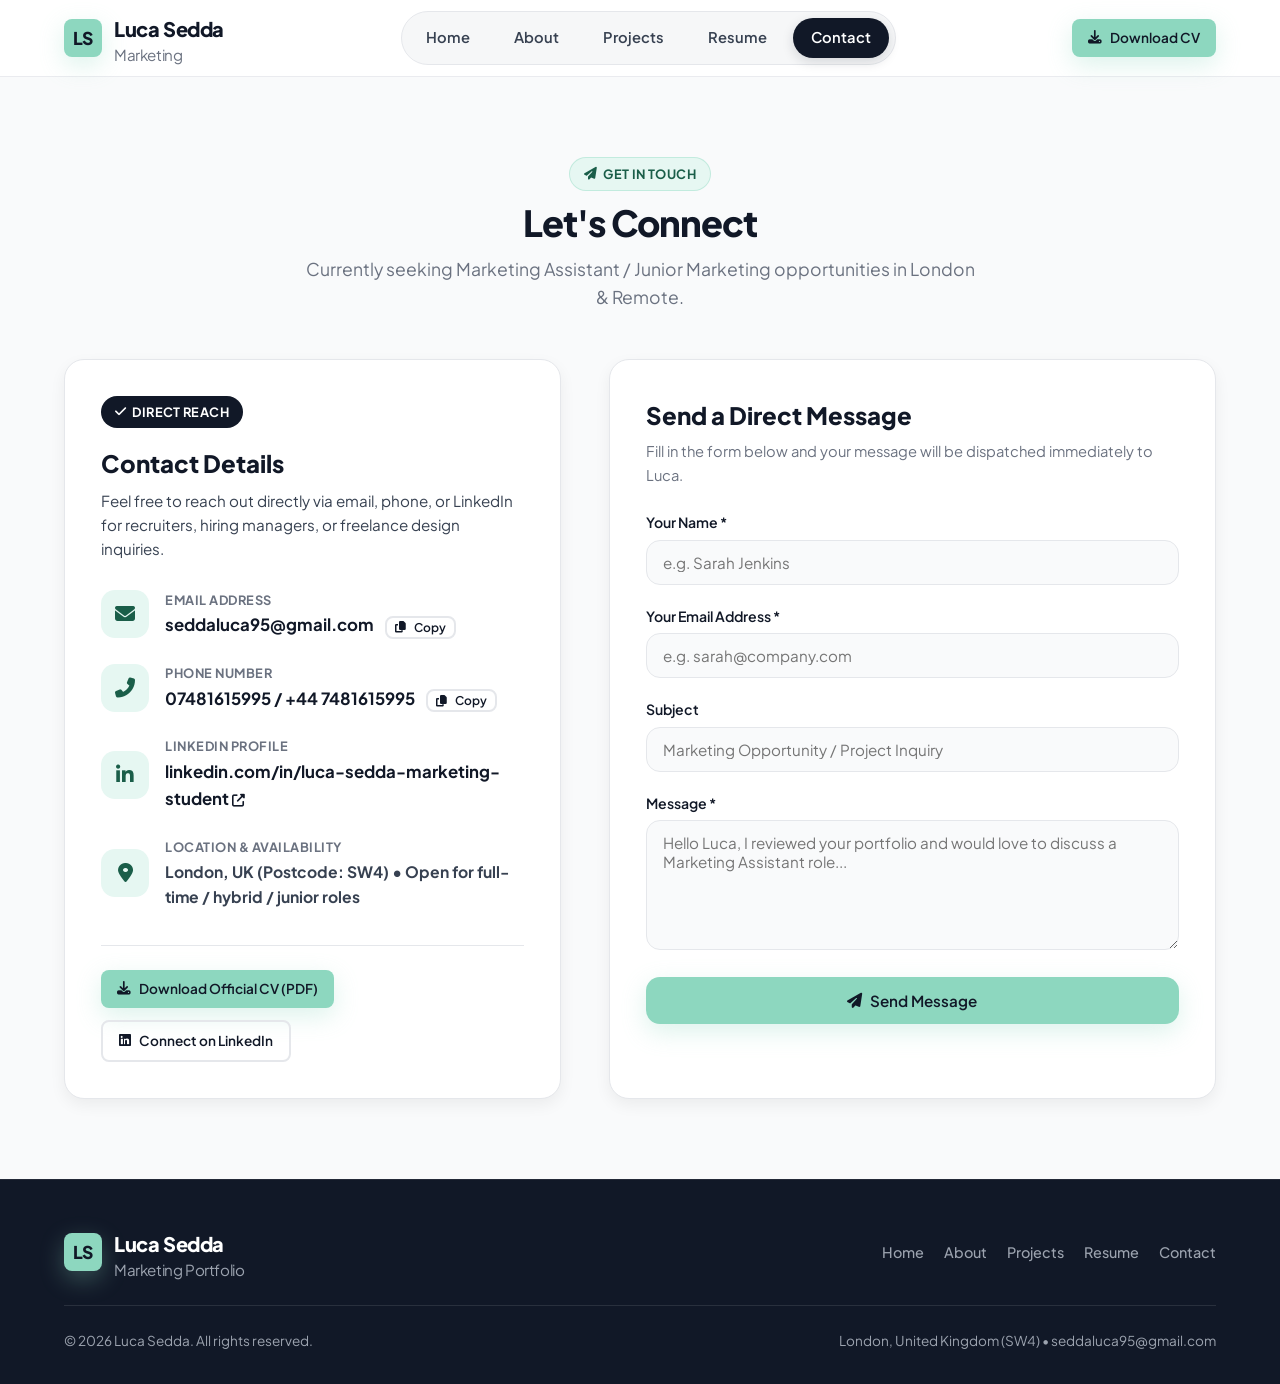
<file: contact.html>
<!DOCTYPE html>
<html lang="en">
<head>
  <meta charset="UTF-8">
  <meta name="viewport" content="width=device-width, initial-scale=1.0">
  <title>Luca Sedda | Marketing Student</title>
  <meta name="google-site-verification" content="google92df7456bd73039b">
  <!-- Google tag (gtag.js) -->
  <script async src="https://www.googletagmanager.com/gtag/js?id=G-ZVYPWKD259"></script>
  <script>
    window.dataLayer = window.dataLayer || [];
    function gtag(){dataLayer.push(arguments);}
    gtag('js', new Date());

    gtag('config', 'G-ZVYPWKD259');
  </script>
  <meta name="description" content="Get in touch with Luca Sedda for Marketing Assistant and Junior Marketing roles in London. Contact via email, phone, or LinkedIn.">
  <link rel="stylesheet" href="css/style.css">
  <link rel="stylesheet" href="https://cdnjs.cloudflare.com/ajax/libs/font-awesome/6.4.0/css/all.min.css">
</head>
<body>

  <!-- Sticky Header Navigation -->
  <header class="header">
    <div class="container header-container">
      <a href="index.html" class="logo">
        <div class="logo-badge">LS</div>
        <div class="logo-text">
          Luca Sedda
          <span>Marketing</span>
        </div>
      </a>

      <!-- Desktop Navigation Links -->
      <nav class="nav-desktop">
        <a href="index.html" class="nav-link">Home</a>
        <a href="about.html" class="nav-link">About</a>
        <a href="projects.html" class="nav-link">Projects</a>
        <a href="resume.html" class="nav-link">Resume</a>
        <a href="contact.html" class="nav-link active">Contact</a>
      </nav>

      <!-- Desktop Header CTA -->
      <div class="nav-cta">
        <a href="assets/Luca_Sedda_Marketing_CV.pdf" download class="btn btn-primary btn-sm">
          <i class="fas fa-download"></i> Download CV
        </a>
        <button class="mobile-toggle" aria-label="Toggle navigation">
          <i class="fas fa-bars fa-lg"></i>
        </button>
      </div>
    </div>

    <!-- Mobile Navigation Drawer -->
    <nav class="mobile-nav">
      <a href="index.html" class="nav-link">Home</a>
      <a href="about.html" class="nav-link">About</a>
      <a href="projects.html" class="nav-link">Projects</a>
      <a href="resume.html" class="nav-link">Resume</a>
      <a href="contact.html" class="nav-link active">Contact</a>
      <a href="assets/Luca_Sedda_Marketing_CV.pdf" download class="btn btn-primary btn-sm" style="margin-top: 10px;">
        <i class="fas fa-download"></i> Download CV
      </a>
    </nav>
  </header>

  <!-- Contact Section -->
  <section class="section">
    <div class="container">
      <div class="section-header text-center">
        <span class="badge"><i class="fas fa-paper-plane"></i> Get In Touch</span>
        <h1 class="section-title" style="margin-top: 10px;">Let's Connect</h1>
        <p class="section-subtitle" style="margin: 10px auto 0 auto;">
          Currently seeking Marketing Assistant / Junior Marketing opportunities in London & Remote.
        </p>
      </div>

      <div class="contact-grid">
        <!-- Direct Details Card -->
        <div class="contact-card">
          <span class="badge badge-dark"><i class="fas fa-check"></i> Direct Reach</span>
          <h2 style="font-size: 1.5rem; font-weight: 800; color: var(--color-dark); margin-top: 16px;">
            Contact Details
          </h2>
          <p style="font-size: 0.95rem; color: var(--color-gray-dark); margin-top: 6px;">
            Feel free to reach out directly via email, phone, or LinkedIn for recruiters, hiring managers, or freelance design inquiries.
          </p>

          <div class="contact-info-list">
            <!-- Email Item -->
            <div class="contact-info-item">
              <div class="contact-icon">
                <i class="fas fa-envelope"></i>
              </div>
              <div>
                <div class="contact-detail-title">Email Address</div>
                <div class="contact-detail-value">
                  <a href="mailto:seddaluca95@gmail.com">seddaluca95@gmail.com</a>
                  <button data-copy="seddaluca95@gmail.com" class="btn btn-outline btn-sm" style="margin-left: 8px; padding: 2px 8px; font-size: 0.75rem;">
                    <i class="fas fa-copy"></i> Copy
                  </button>
                </div>
              </div>
            </div>

            <!-- Phone Item -->
            <div class="contact-info-item">
              <div class="contact-icon">
                <i class="fas fa-phone-alt"></i>
              </div>
              <div>
                <div class="contact-detail-title">Phone Number</div>
                <div class="contact-detail-value">
                  <a href="tel:07481615995">07481615995</a> / <a href="tel:+447481615995">+44 7481615995</a>
                  <button data-copy="07481615995" class="btn btn-outline btn-sm" style="margin-left: 8px; padding: 2px 8px; font-size: 0.75rem;">
                    <i class="fas fa-copy"></i> Copy
                  </button>
                </div>
              </div>
            </div>

            <!-- LinkedIn Item -->
            <div class="contact-info-item">
              <div class="contact-icon">
                <i class="fab fa-linkedin-in"></i>
              </div>
              <div>
                <div class="contact-detail-title">LinkedIn Profile</div>
                <div class="contact-detail-value">
                  <a href="https://www.linkedin.com/in/luca-sedda-marketing-student" target="_blank" rel="noopener noreferrer">
                    linkedin.com/in/luca-sedda-marketing-student <i class="fas fa-external-link-alt" style="font-size: 0.8rem;"></i>
                  </a>
                </div>
              </div>
            </div>

            <!-- Location Item -->
            <div class="contact-info-item">
              <div class="contact-icon">
                <i class="fas fa-map-marker-alt"></i>
              </div>
              <div>
                <div class="contact-detail-title">Location & Availability</div>
                <div class="contact-detail-value" style="font-size: 0.98rem; color: var(--color-gray-dark);">
                  London, UK (Postcode: SW4) • Open for full-time / hybrid / junior roles
                </div>
              </div>
            </div>
          </div>

          <!-- Quick Action Buttons -->
          <div style="margin-top: 36px; padding-top: 24px; border-top: 1px solid var(--color-border); display: flex; gap: 12px; flex-wrap: wrap;">
            <a href="assets/Luca_Sedda_Marketing_CV.pdf" download class="btn btn-primary btn-sm">
              <i class="fas fa-download"></i> Download Official CV (PDF)
            </a>
            <a href="https://www.linkedin.com/in/luca-sedda-marketing-student" target="_blank" rel="noopener noreferrer" class="btn btn-outline btn-sm">
              <i class="fab fa-linkedin"></i> Connect on LinkedIn
            </a>
          </div>
        </div>

        <!-- Interactive Contact Form -->
        <div class="contact-card">
          <h2 style="font-size: 1.5rem; font-weight: 800; color: var(--color-dark); margin-bottom: 6px;">
            Send a Direct Message
          </h2>
          <p style="font-size: 0.92rem; color: var(--color-gray-medium); margin-bottom: 24px;">
            Fill in the form below and your message will be dispatched immediately to Luca.
          </p>

          <form id="contactForm">
            <div class="form-group">
              <label for="name" class="form-label">Your Name *</label>
              <input type="text" id="name" class="form-control" placeholder="e.g. Sarah Jenkins" required>
            </div>

            <div class="form-group">
              <label for="email" class="form-label">Your Email Address *</label>
              <input type="email" id="email" class="form-control" placeholder="e.g. sarah@company.com" required>
            </div>

            <div class="form-group">
              <label for="subject" class="form-label">Subject</label>
              <input type="text" id="subject" class="form-control" placeholder="Marketing Opportunity / Project Inquiry">
            </div>

            <div class="form-group">
              <label for="message" class="form-label">Message *</label>
              <textarea id="message" class="form-control" placeholder="Hello Luca, I reviewed your portfolio and would love to discuss a Marketing Assistant role..." required></textarea>
            </div>

            <button type="submit" class="btn btn-primary" style="width: 100%; padding: 14px;">
              <i class="fas fa-paper-plane"></i> Send Message
            </button>
          </form>
        </div>
      </div>
    </div>
  </section>

  <!-- Footer -->
  <footer class="footer">
    <div class="container">
      <div class="footer-container">
        <div class="logo">
          <div class="logo-badge">LS</div>
          <div class="logo-text" style="color: white;">
            Luca Sedda
            <span style="color: #9CA3AF;">Marketing Portfolio</span>
          </div>
        </div>

        <nav class="footer-nav">
          <a href="index.html">Home</a>
          <a href="about.html">About</a>
          <a href="projects.html">Projects</a>
          <a href="resume.html">Resume</a>
          <a href="contact.html">Contact</a>
        </nav>
      </div>

      <div class="footer-bottom">
        <p>&copy; 2026 Luca Sedda. All rights reserved.</p>
        <p>London, United Kingdom (SW4) • seddaluca95@gmail.com</p>
      </div>
    </div>
  </footer>

  <script src="js/main.js"></script>
</body>
</html>
</file>
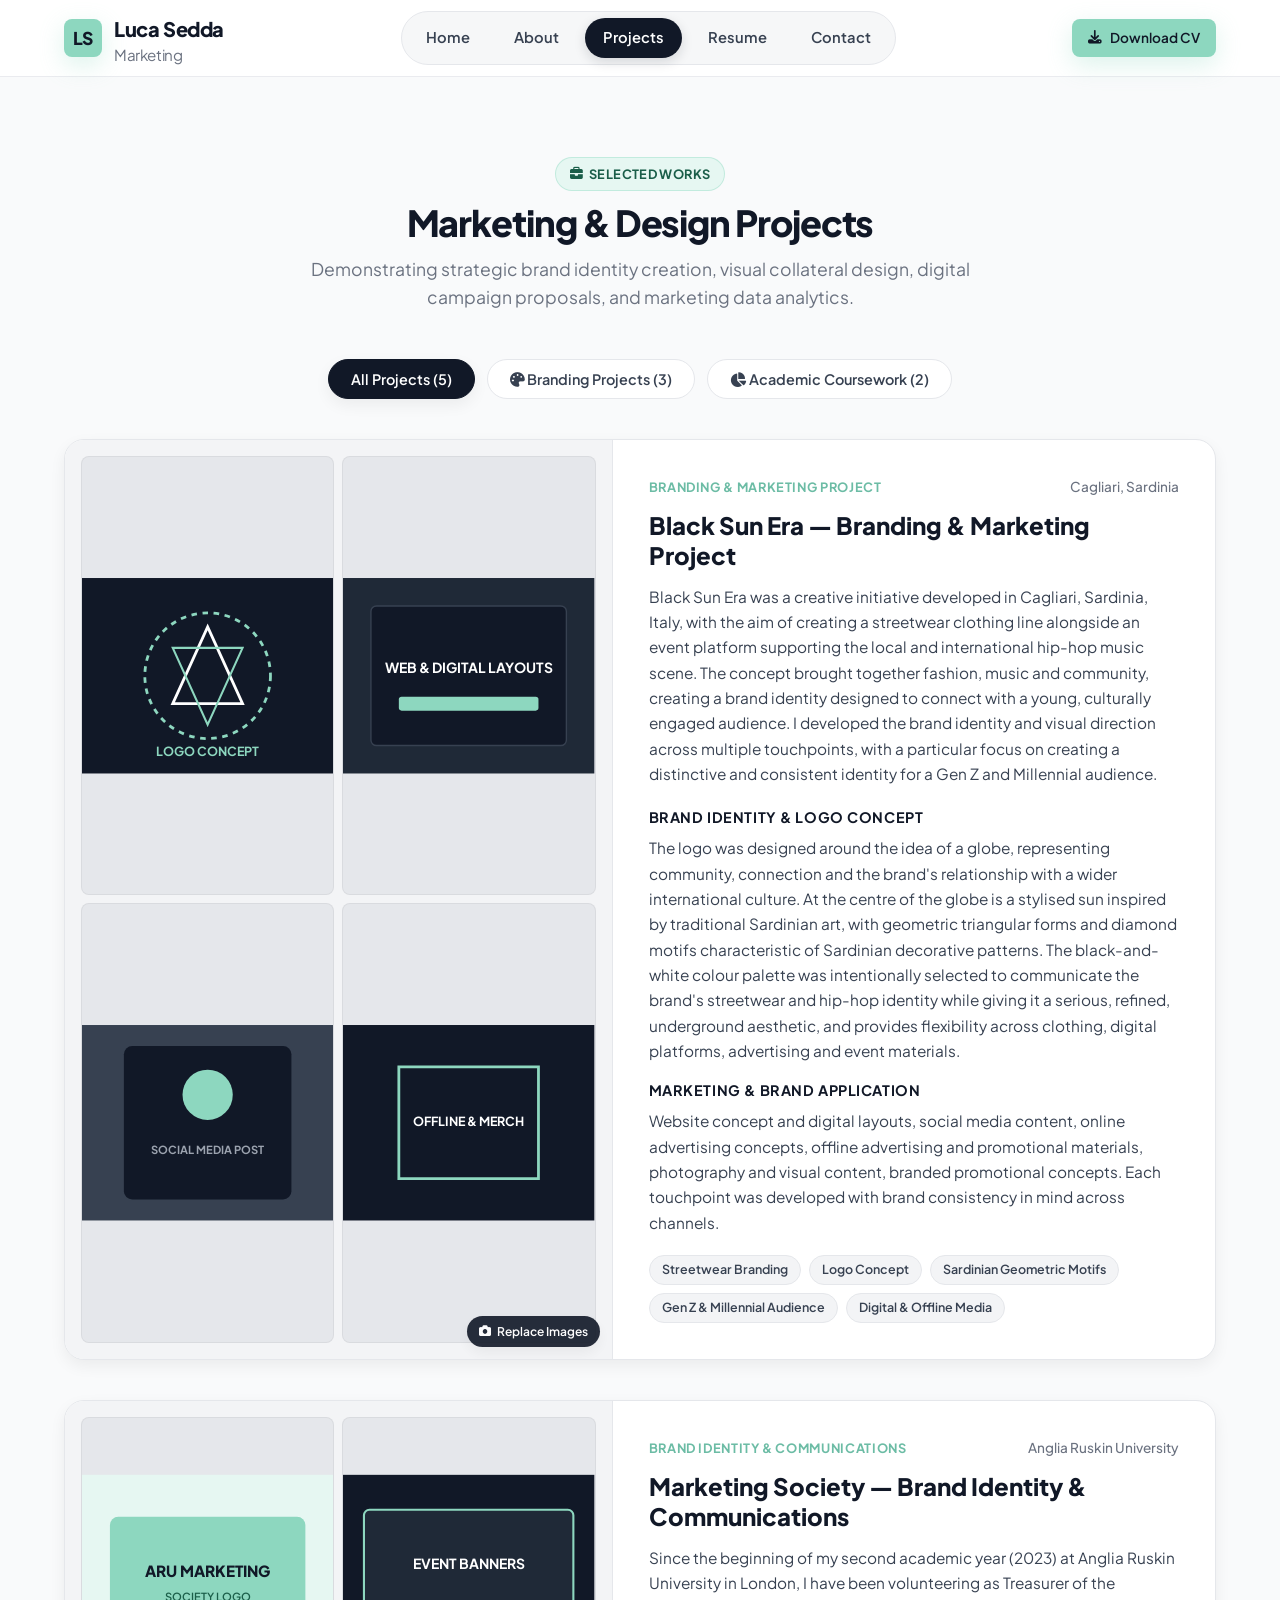
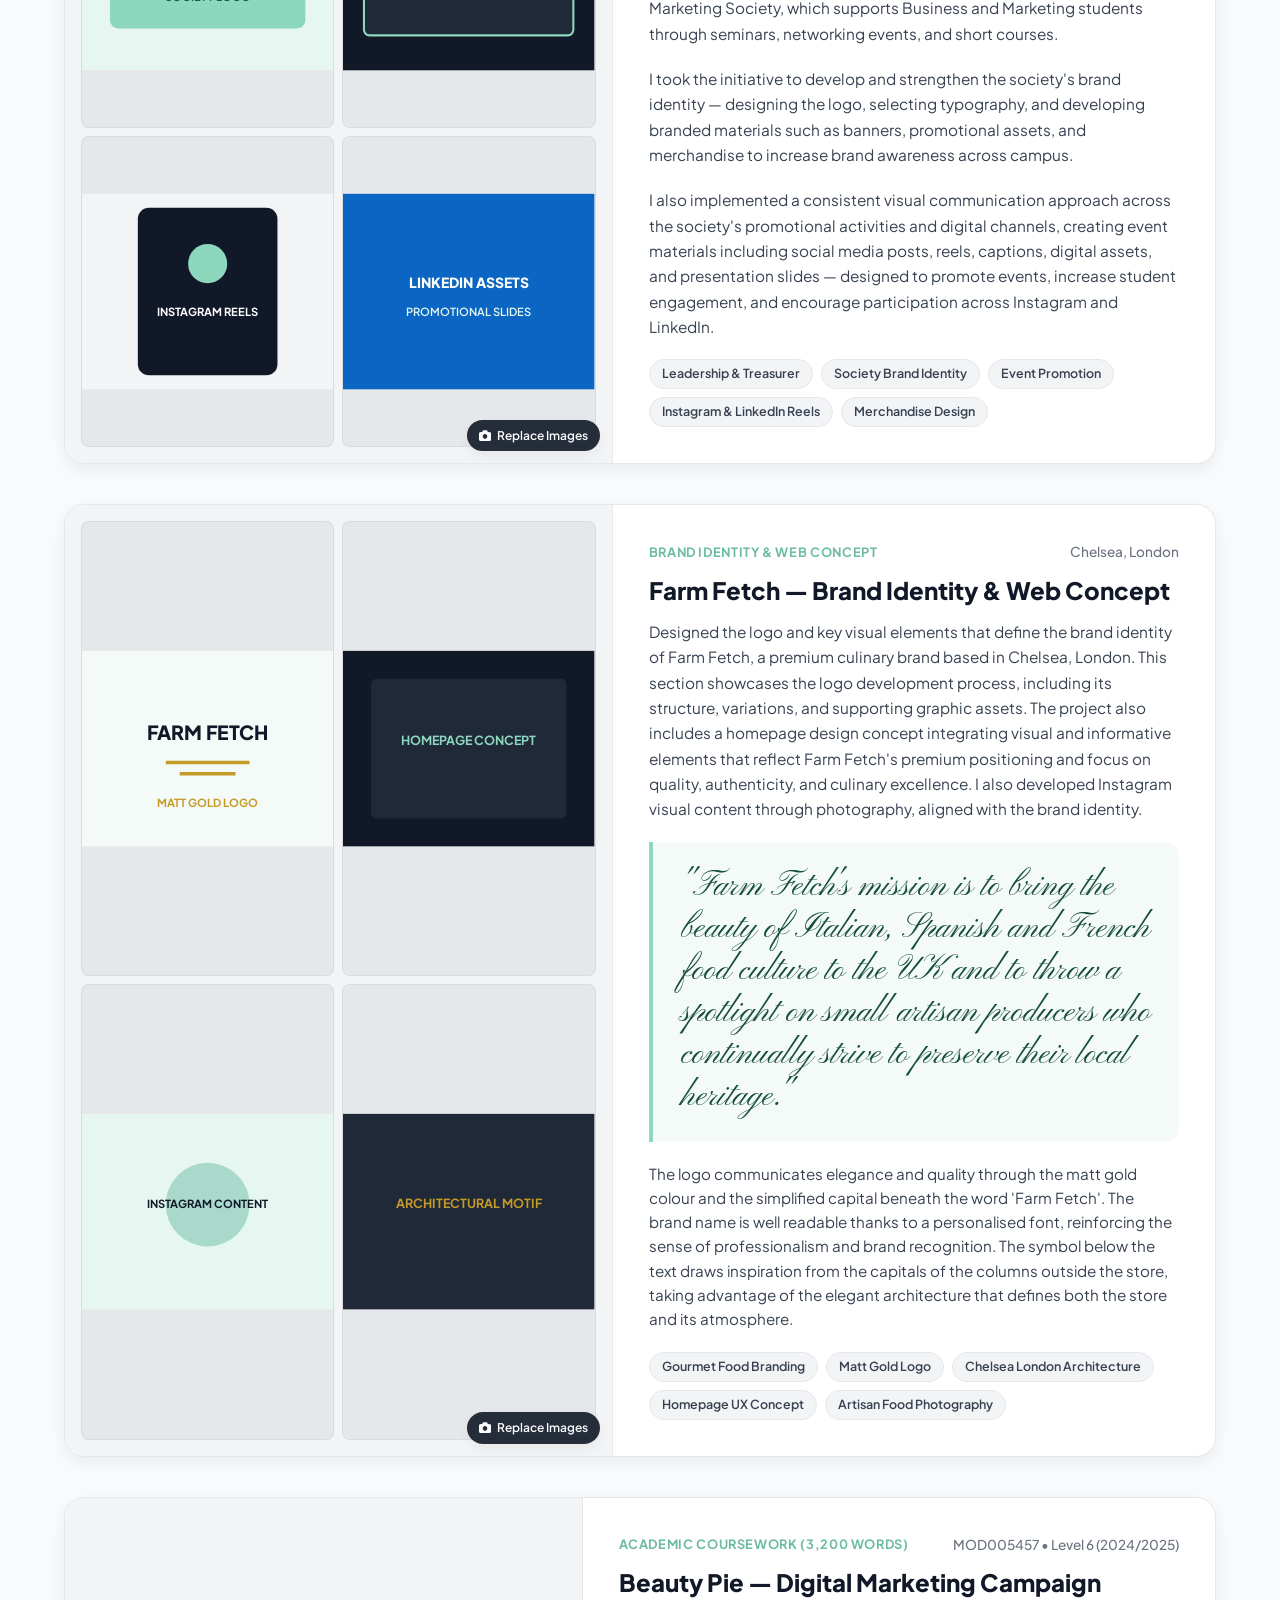
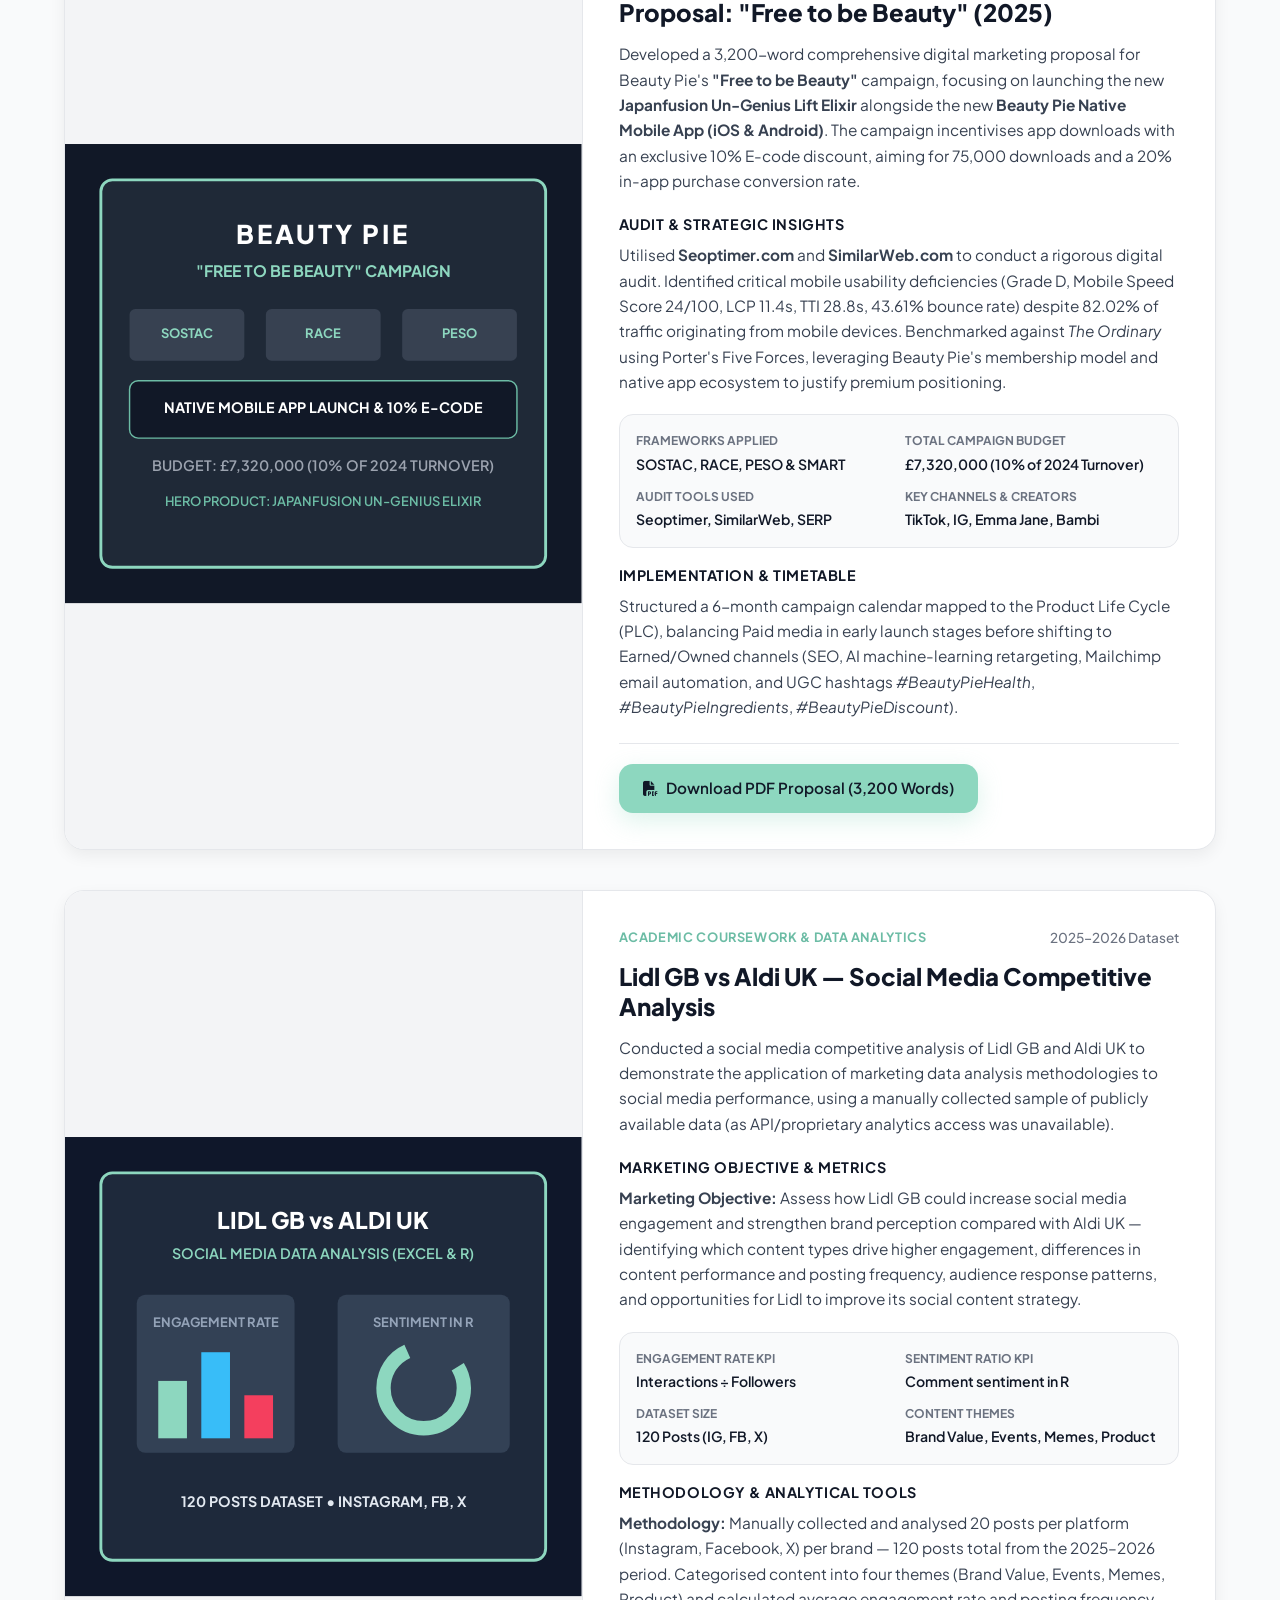
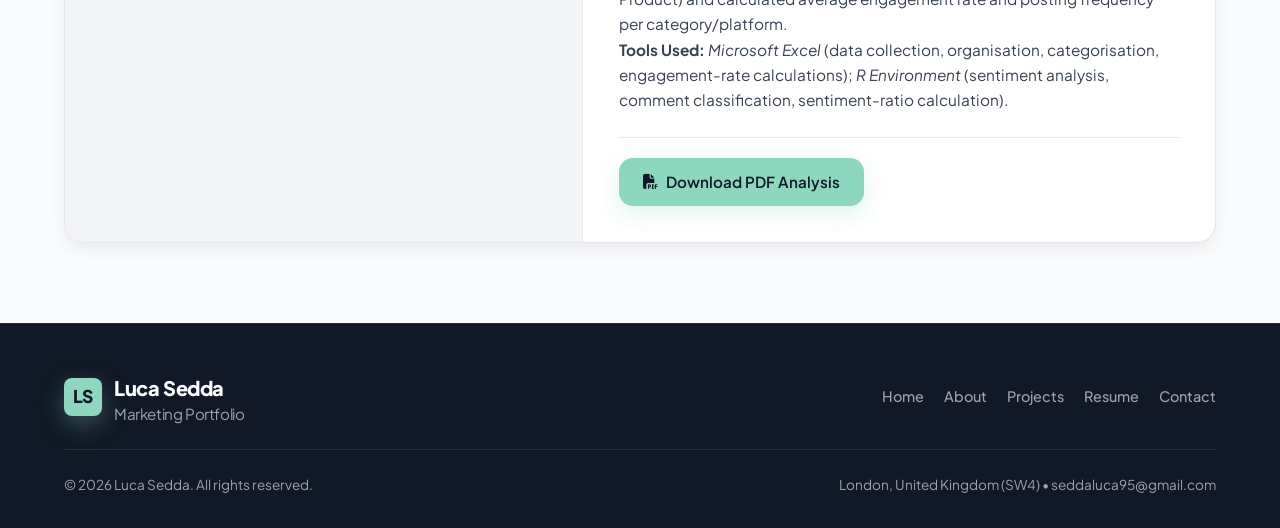
<file: projects.html>
<!DOCTYPE html>
<html lang="en">
<head>
  <meta charset="UTF-8">
  <meta name="viewport" content="width=device-width, initial-scale=1.0">
  <title>Luca Sedda | Marketing Student</title>
  <meta name="google-site-verification" content="google92df7456bd73039b">
  <!-- Google tag (gtag.js) -->
  <script async src="https://www.googletagmanager.com/gtag/js?id=G-ZVYPWKD259"></script>
  <script>
    window.dataLayer = window.dataLayer || [];
    function gtag(){dataLayer.push(arguments);}
    gtag('js', new Date());

    gtag('config', 'G-ZVYPWKD259');
  </script>
  <meta name="description" content="Explore Luca Sedda's marketing and graphic design portfolio including Black Sun Era, Marketing Society branding, Farm Fetch Chelsea concept, Beauty Pie SOSTAC campaign, and Lidl vs Aldi data analysis.">
  <link rel="stylesheet" href="css/style.css">
  <link rel="stylesheet" href="https://cdnjs.cloudflare.com/ajax/libs/font-awesome/6.4.0/css/all.min.css">
</head>
<body>

  <!-- Sticky Header Navigation -->
  <header class="header">
    <div class="container header-container">
      <a href="index.html" class="logo">
        <div class="logo-badge">LS</div>
        <div class="logo-text">
          Luca Sedda
          <span>Marketing</span>
        </div>
      </a>

      <!-- Desktop Navigation Links -->
      <nav class="nav-desktop">
        <a href="index.html" class="nav-link">Home</a>
        <a href="about.html" class="nav-link">About</a>
        <a href="projects.html" class="nav-link active">Projects</a>
        <a href="resume.html" class="nav-link">Resume</a>
        <a href="contact.html" class="nav-link">Contact</a>
      </nav>

      <!-- Desktop Header CTA -->
      <div class="nav-cta">
        <a href="assets/Luca_Sedda_Marketing_CV.pdf" download class="btn btn-primary btn-sm">
          <i class="fas fa-download"></i> Download CV
        </a>
        <button class="mobile-toggle" aria-label="Toggle navigation">
          <i class="fas fa-bars fa-lg"></i>
        </button>
      </div>
    </div>

    <!-- Mobile Navigation Drawer -->
    <nav class="mobile-nav">
      <a href="index.html" class="nav-link">Home</a>
      <a href="about.html" class="nav-link">About</a>
      <a href="projects.html" class="nav-link active">Projects</a>
      <a href="resume.html" class="nav-link">Resume</a>
      <a href="contact.html" class="nav-link">Contact</a>
      <a href="assets/Luca_Sedda_Marketing_CV.pdf" download class="btn btn-primary btn-sm" style="margin-top: 10px;">
        <i class="fas fa-download"></i> Download CV
      </a>
    </nav>
  </header>

  <!-- Projects Section Header -->
  <section class="section">
    <div class="container">
      <div class="section-header text-center">
        <span class="badge"><i class="fas fa-briefcase"></i> Selected Works</span>
        <h1 class="section-title" style="margin-top: 10px;">Marketing & Design Projects</h1>
        <p class="section-subtitle" style="margin: 10px auto 0 auto;">
          Demonstrating strategic brand identity creation, visual collateral design, digital campaign proposals, and marketing data analytics.
        </p>
      </div>

      <!-- Filter Controls -->
      <div class="filter-bar">
        <button class="filter-btn active" data-filter="all">All Projects (5)</button>
        <button class="filter-btn" data-filter="branding"><i class="fas fa-palette"></i> Branding Projects (3)</button>
        <button class="filter-btn" data-filter="coursework"><i class="fas fa-chart-pie"></i> Academic Coursework (2)</button>
      </div>

      <!-- Projects Grid -->
      <div class="projects-grid">

        <!-- ================= BRANDING PROJECT 1: BLACK SUN ERA ================= -->
        <div class="project-card" id="black-sun-era" data-category="branding">
          <div class="project-media">
            <div class="project-gallery-grid">
              <div class="gallery-item">
                <svg width="100%" height="100%" viewBox="0 0 180 140" fill="none" xmlns="http://www.w3.org/2000/svg">
                  <rect width="180" height="140" fill="#111827"/>
                  <circle cx="90" cy="70" r="45" stroke="#8DD7BF" stroke-width="2" stroke-dasharray="4 4"/>
                  <polygon points="90,35 115,90 65,90" fill="none" stroke="#FFFFFF" stroke-width="2"/>
                  <polygon points="90,105 115,50 65,50" fill="none" stroke="#8DD7BF" stroke-width="1.5"/>
                  <text x="50%" y="125" dominant-baseline="middle" text-anchor="middle" font-family="'Plus Jakarta Sans', sans-serif" font-size="9" font-weight="700" fill="#8DD7BF">LOGO CONCEPT</text>
                </svg>
              </div>
              <div class="gallery-item">
                <svg width="100%" height="100%" viewBox="0 0 180 140" fill="none" xmlns="http://www.w3.org/2000/svg">
                  <rect width="180" height="140" fill="#1F2937"/>
                  <rect x="20" y="20" width="140" height="100" rx="4" fill="#111827" stroke="#374151"/>
                  <text x="50%" y="65" dominant-baseline="middle" text-anchor="middle" font-family="'Plus Jakarta Sans', sans-serif" font-size="10" font-weight="700" fill="#FFFFFF">WEB & DIGITAL LAYOUTS</text>
                  <rect x="40" y="85" width="100" height="10" rx="2" fill="#8DD7BF"/>
                </svg>
              </div>
              <div class="gallery-item">
                <svg width="100%" height="100%" viewBox="0 0 180 140" fill="none" xmlns="http://www.w3.org/2000/svg">
                  <rect width="180" height="140" fill="#374151"/>
                  <rect x="30" y="15" width="120" height="110" rx="6" fill="#111827"/>
                  <circle cx="90" cy="50" r="18" fill="#8DD7BF"/>
                  <text x="50%" y="90" dominant-baseline="middle" text-anchor="middle" font-family="'Plus Jakarta Sans', sans-serif" font-size="8" font-weight="700" fill="#9CA3AF">SOCIAL MEDIA POST</text>
                </svg>
              </div>
              <div class="gallery-item">
                <svg width="100%" height="100%" viewBox="0 0 180 140" fill="none" xmlns="http://www.w3.org/2000/svg">
                  <rect width="180" height="140" fill="#111827"/>
                  <path d="M40 30 H140 V110 H40 Z" fill="none" stroke="#8DD7BF" stroke-width="2"/>
                  <text x="50%" y="70" dominant-baseline="middle" text-anchor="middle" font-family="'Plus Jakarta Sans', sans-serif" font-size="9" font-weight="700" fill="#FFFFFF">OFFLINE & MERCH</text>
                </svg>
              </div>
            </div>
            <label class="upload-overlay" for="bseUpload">
              <i class="fas fa-camera"></i> Replace Images
            </label>
            <input type="file" id="bseUpload" class="file-input-hidden" accept="image/*">
          </div>

          <div class="project-content">
            <div>
              <div class="project-header-meta">
                <span class="project-category">Branding & Marketing Project</span>
                <span class="project-year">Cagliari, Sardinia</span>
              </div>
              <h2 class="project-title">Black Sun Era — Branding & Marketing Project</h2>
              
              <p class="project-desc">
                Black Sun Era was a creative initiative developed in Cagliari, Sardinia, Italy, with the aim of creating a streetwear clothing line alongside an event platform supporting the local and international hip-hop music scene. The concept brought together fashion, music and community, creating a brand identity designed to connect with a young, culturally engaged audience. I developed the brand identity and visual direction across multiple touchpoints, with a particular focus on creating a distinctive and consistent identity for a Gen Z and Millennial audience.
              </p>

              <div class="project-section-subtitle">Brand Identity & Logo Concept</div>
              <p class="project-desc" style="margin-bottom: 12px;">
                The logo was designed around the idea of a globe, representing community, connection and the brand's relationship with a wider international culture. At the centre of the globe is a stylised sun inspired by traditional Sardinian art, with geometric triangular forms and diamond motifs characteristic of Sardinian decorative patterns. The black-and-white colour palette was intentionally selected to communicate the brand's streetwear and hip-hop identity while giving it a serious, refined, underground aesthetic, and provides flexibility across clothing, digital platforms, advertising and event materials.
              </p>

              <div class="project-section-subtitle">Marketing & Brand Application</div>
              <p class="project-desc">
                Website concept and digital layouts, social media content, online advertising concepts, offline advertising and promotional materials, photography and visual content, branded promotional concepts. Each touchpoint was developed with brand consistency in mind across channels.
              </p>

              <div class="project-tags">
                <span class="tag">Streetwear Branding</span>
                <span class="tag">Logo Concept</span>
                <span class="tag">Sardinian Geometric Motifs</span>
                <span class="tag">Gen Z & Millennial Audience</span>
                <span class="tag">Digital & Offline Media</span>
              </div>
            </div>
          </div>
        </div>

        <!-- ================= BRANDING PROJECT 2: MARKETING SOCIETY ================= -->
        <div class="project-card" id="marketing-society" data-category="branding">
          <div class="project-media">
            <div class="project-gallery-grid">
              <div class="gallery-item">
                <svg width="100%" height="100%" viewBox="0 0 180 140" fill="none" xmlns="http://www.w3.org/2000/svg">
                  <rect width="180" height="140" fill="#E6F7F2"/>
                  <rect x="20" y="30" width="140" height="80" rx="6" fill="#8DD7BF"/>
                  <text x="50%" y="70" dominant-baseline="middle" text-anchor="middle" font-family="'Plus Jakarta Sans', sans-serif" font-size="11" font-weight="800" fill="#111827">ARU MARKETING</text>
                  <text x="50%" y="88" dominant-baseline="middle" text-anchor="middle" font-family="'Plus Jakarta Sans', sans-serif" font-size="8" font-weight="600" fill="#1A5E49">SOCIETY LOGO</text>
                </svg>
              </div>
              <div class="gallery-item">
                <svg width="100%" height="100%" viewBox="0 0 180 140" fill="none" xmlns="http://www.w3.org/2000/svg">
                  <rect width="180" height="140" fill="#111827"/>
                  <rect x="15" y="25" width="150" height="90" rx="4" fill="#1F2937" stroke="#8DD7BF" stroke-width="1.5"/>
                  <text x="50%" y="65" dominant-baseline="middle" text-anchor="middle" font-family="'Plus Jakarta Sans', sans-serif" font-size="10" font-weight="700" fill="#FFFFFF">EVENT BANNERS</text>
                </svg>
              </div>
              <div class="gallery-item">
                <svg width="100%" height="100%" viewBox="0 0 180 140" fill="none" xmlns="http://www.w3.org/2000/svg">
                  <rect width="180" height="140" fill="#F3F4F6"/>
                  <rect x="40" y="10" width="100" height="120" rx="8" fill="#111827"/>
                  <circle cx="90" cy="50" r="14" fill="#8DD7BF"/>
                  <text x="50%" y="85" dominant-baseline="middle" text-anchor="middle" font-family="'Plus Jakarta Sans', sans-serif" font-size="8" font-weight="700" fill="#FFFFFF">INSTAGRAM REELS</text>
                </svg>
              </div>
              <div class="gallery-item">
                <svg width="100%" height="100%" viewBox="0 0 180 140" fill="none" xmlns="http://www.w3.org/2000/svg">
                  <rect width="180" height="140" fill="#0A66C2"/>
                  <text x="50%" y="65" dominant-baseline="middle" text-anchor="middle" font-family="'Plus Jakarta Sans', sans-serif" font-size="10" font-weight="800" fill="#FFFFFF">LINKEDIN ASSETS</text>
                  <text x="50%" y="85" dominant-baseline="middle" text-anchor="middle" font-family="'Plus Jakarta Sans', sans-serif" font-size="8" font-weight="600" fill="#E6F7F2">PROMOTIONAL SLIDES</text>
                </svg>
              </div>
            </div>
            <label class="upload-overlay" for="msUpload">
              <i class="fas fa-camera"></i> Replace Images
            </label>
            <input type="file" id="msUpload" class="file-input-hidden" accept="image/*">
          </div>

          <div class="project-content">
            <div>
              <div class="project-header-meta">
                <span class="project-category">Brand Identity & Communications</span>
                <span class="project-year">Anglia Ruskin University</span>
              </div>
              <h2 class="project-title">Marketing Society — Brand Identity & Communications</h2>
              
              <p class="project-desc">
                Since the beginning of my second academic year (2023) at Anglia Ruskin University in London, I have been volunteering as Treasurer of the Marketing Society, which supports Business and Marketing students through seminars, networking events, and short courses.
              </p>
              <p class="project-desc">
                I took the initiative to develop and strengthen the society's brand identity — designing the logo, selecting typography, and developing branded materials such as banners, promotional assets, and merchandise to increase brand awareness across campus.
              </p>
              <p class="project-desc">
                I also implemented a consistent visual communication approach across the society's promotional activities and digital channels, creating event materials including social media posts, reels, captions, digital assets, and presentation slides — designed to promote events, increase student engagement, and encourage participation across Instagram and LinkedIn.
              </p>

              <div class="project-tags">
                <span class="tag">Leadership & Treasurer</span>
                <span class="tag">Society Brand Identity</span>
                <span class="tag">Event Promotion</span>
                <span class="tag">Instagram & LinkedIn Reels</span>
                <span class="tag">Merchandise Design</span>
              </div>
            </div>
          </div>
        </div>

        <!-- ================= BRANDING PROJECT 3: FARM FETCH ================= -->
        <div class="project-card" id="farm-fetch" data-category="branding">
          <div class="project-media">
            <div class="project-gallery-grid">
              <div class="gallery-item">
                <svg width="100%" height="100%" viewBox="0 0 180 140" fill="none" xmlns="http://www.w3.org/2000/svg">
                  <rect width="180" height="140" fill="#F4FAF7"/>
                  <text x="50%" y="60" dominant-baseline="middle" text-anchor="middle" font-family="'Plus Jakarta Sans', sans-serif" font-size="14" font-weight="800" fill="#111827">FARM FETCH</text>
                  <path d="M60 80 H120 M70 88 H110" stroke="#C59B27" stroke-width="2.5"/>
                  <text x="50%" y="110" dominant-baseline="middle" text-anchor="middle" font-family="'Plus Jakarta Sans', sans-serif" font-size="8" font-weight="700" fill="#C59B27">MATT GOLD LOGO</text>
                </svg>
              </div>
              <div class="gallery-item">
                <svg width="100%" height="100%" viewBox="0 0 180 140" fill="none" xmlns="http://www.w3.org/2000/svg">
                  <rect width="180" height="140" fill="#111827"/>
                  <rect x="20" y="20" width="140" height="100" rx="4" fill="#1F2937"/>
                  <text x="50%" y="65" dominant-baseline="middle" text-anchor="middle" font-family="'Plus Jakarta Sans', sans-serif" font-size="9" font-weight="700" fill="#8DD7BF">HOMEPAGE CONCEPT</text>
                </svg>
              </div>
              <div class="gallery-item">
                <svg width="100%" height="100%" viewBox="0 0 180 140" fill="none" xmlns="http://www.w3.org/2000/svg">
                  <rect width="180" height="140" fill="#E6F7F2"/>
                  <circle cx="90" cy="65" r="30" fill="#6CBCA5" opacity="0.5"/>
                  <text x="50%" y="65" dominant-baseline="middle" text-anchor="middle" font-family="'Plus Jakarta Sans', sans-serif" font-size="8" font-weight="700" fill="#111827">INSTAGRAM CONTENT</text>
                </svg>
              </div>
              <div class="gallery-item">
                <svg width="100%" height="100%" viewBox="0 0 180 140" fill="none" xmlns="http://www.w3.org/2000/svg">
                  <rect width="180" height="140" fill="#1F2937"/>
                  <text x="50%" y="65" dominant-baseline="middle" text-anchor="middle" font-family="'Plus Jakarta Sans', sans-serif" font-size="9" font-weight="700" fill="#C59B27">ARCHITECTURAL MOTIF</text>
                </svg>
              </div>
            </div>
            <label class="upload-overlay" for="ffUpload">
              <i class="fas fa-camera"></i> Replace Images
            </label>
            <input type="file" id="ffUpload" class="file-input-hidden" accept="image/*">
          </div>

          <div class="project-content">
            <div>
              <div class="project-header-meta">
                <span class="project-category">Brand Identity & Web Concept</span>
                <span class="project-year">Chelsea, London</span>
              </div>
              <h2 class="project-title">Farm Fetch — Brand Identity & Web Concept</h2>
              
              <p class="project-desc">
                Designed the logo and key visual elements that define the brand identity of Farm Fetch, a premium culinary brand based in Chelsea, London. This section showcases the logo development process, including its structure, variations, and supporting graphic assets. The project also includes a homepage design concept integrating visual and informative elements that reflect Farm Fetch's premium positioning and focus on quality, authenticity, and culinary excellence. I also developed Instagram visual content through photography, aligned with the brand identity.
              </p>

              <!-- Special handwriting font quote for Farm Fetch -->
              <div class="farm-fetch-quote-box">
                <div class="farm-fetch-quote">
                  "Farm Fetch's mission is to bring the beauty of Italian, Spanish and French food culture to the UK and to throw a spotlight on small artisan producers who continually strive to preserve their local heritage."
                </div>
              </div>

              <!-- Main sans-serif explanation -->
              <p class="farm-fetch-explanation">
                The logo communicates elegance and quality through the matt gold colour and the simplified capital beneath the word 'Farm Fetch'. The brand name is well readable thanks to a personalised font, reinforcing the sense of professionalism and brand recognition. The symbol below the text draws inspiration from the capitals of the columns outside the store, taking advantage of the elegant architecture that defines both the store and its atmosphere.
              </p>

              <div class="project-tags">
                <span class="tag">Gourmet Food Branding</span>
                <span class="tag">Matt Gold Logo</span>
                <span class="tag">Chelsea London Architecture</span>
                <span class="tag">Homepage UX Concept</span>
                <span class="tag">Artisan Food Photography</span>
              </div>
            </div>
          </div>
        </div>

        <!-- ================= COURSEWORK PROJECT 1: BEAUTY PIE ================= -->
        <div class="project-card coursework-card" id="beauty-pie" data-category="coursework">
          <div class="project-media">
            <svg width="100%" height="100%" viewBox="0 0 360 320" fill="none" xmlns="http://www.w3.org/2000/svg">
              <rect width="360" height="320" fill="#111827"/>
              <rect x="25" y="25" width="310" height="270" rx="8" fill="#1F2937" stroke="#8DD7BF" stroke-width="2"/>
              <text x="50%" y="65" dominant-baseline="middle" text-anchor="middle" font-family="'Plus Jakarta Sans', sans-serif" font-size="18" font-weight="800" fill="#FFFFFF" letter-spacing="2">BEAUTY PIE</text>
              <text x="50%" y="90" dominant-baseline="middle" text-anchor="middle" font-family="'Plus Jakarta Sans', sans-serif" font-size="11" font-weight="700" fill="#8DD7BF">"FREE TO BE BEAUTY" CAMPAIGN</text>
              
              <rect x="45" y="115" width="80" height="36" rx="4" fill="#374151"/>
              <text x="85" y="133" dominant-baseline="middle" text-anchor="middle" font-family="'Plus Jakarta Sans', sans-serif" font-size="9" font-weight="700" fill="#8DD7BF">SOSTAC</text>
              
              <rect x="140" y="115" width="80" height="36" rx="4" fill="#374151"/>
              <text x="180" y="133" dominant-baseline="middle" text-anchor="middle" font-family="'Plus Jakarta Sans', sans-serif" font-size="9" font-weight="700" fill="#8DD7BF">RACE</text>
              
              <rect x="235" y="115" width="80" height="36" rx="4" fill="#374151"/>
              <text x="275" y="133" dominant-baseline="middle" text-anchor="middle" font-family="'Plus Jakarta Sans', sans-serif" font-size="9" font-weight="700" fill="#8DD7BF">PESO</text>

              <rect x="45" y="165" width="270" height="40" rx="6" fill="#111827" stroke="#6CBCA5" stroke-width="1"/>
              <text x="50%" y="185" dominant-baseline="middle" text-anchor="middle" font-family="'Plus Jakarta Sans', sans-serif" font-size="10" font-weight="700" fill="#FFFFFF">NATIVE MOBILE APP LAUNCH & 10% E-CODE</text>

              <text x="50%" y="225" dominant-baseline="middle" text-anchor="middle" font-family="'Plus Jakarta Sans', sans-serif" font-size="10" font-weight="600" fill="#9CA3AF">BUDGET: £7,320,000 (10% OF 2024 TURNOVER)</text>
              <text x="50%" y="250" dominant-baseline="middle" text-anchor="middle" font-family="'Plus Jakarta Sans', sans-serif" font-size="9" font-weight="600" fill="#6CBCA5">HERO PRODUCT: JAPANFUSION UN-GENIUS ELIXIR</text>
            </svg>
          </div>

          <div class="project-content">
            <div>
              <div class="project-header-meta">
                <span class="project-category">Academic Coursework (3,200 Words)</span>
                <span class="project-year">MOD005457 • Level 6 (2024/2025)</span>
              </div>
              <h2 class="project-title">Beauty Pie — Digital Marketing Campaign Proposal: "Free to be Beauty" (2025)</h2>
              
              <p class="project-desc">
                Developed a 3,200-word comprehensive digital marketing proposal for Beauty Pie's <strong>"Free to be Beauty"</strong> campaign, focusing on launching the new <strong>Japanfusion Un-Genius Lift Elixir</strong> alongside the new <strong>Beauty Pie Native Mobile App (iOS & Android)</strong>. The campaign incentivises app downloads with an exclusive 10% E-code discount, aiming for 75,000 downloads and a 20% in-app purchase conversion rate.
              </p>

              <div class="project-section-subtitle">Audit & Strategic Insights</div>
              <p class="project-desc">
                Utilised <strong>Seoptimer.com</strong> and <strong>SimilarWeb.com</strong> to conduct a rigorous digital audit. Identified critical mobile usability deficiencies (Grade D, Mobile Speed Score 24/100, LCP 11.4s, TTI 28.8s, 43.61% bounce rate) despite 82.02% of traffic originating from mobile devices. Benchmarked against <em>The Ordinary</em> using Porter's Five Forces, leveraging Beauty Pie's membership model and native app ecosystem to justify premium positioning.
              </p>

              <div class="coursework-highlights">
                <div>
                  <div class="cw-stat-title">Frameworks Applied</div>
                  <div class="cw-stat-desc">SOSTAC, RACE, PESO & SMART</div>
                </div>
                <div>
                  <div class="cw-stat-title">Total Campaign Budget</div>
                  <div class="cw-stat-desc">£7,320,000 (10% of 2024 Turnover)</div>
                </div>
                <div>
                  <div class="cw-stat-title">Audit Tools Used</div>
                  <div class="cw-stat-desc">Seoptimer, SimilarWeb, SERP</div>
                </div>
                <div>
                  <div class="cw-stat-title">Key Channels & Creators</div>
                  <div class="cw-stat-desc">TikTok, IG, Emma Jane, Bambi</div>
                </div>
              </div>

              <div class="project-section-subtitle">Implementation & Timetable</div>
              <p class="project-desc">
                Structured a 6-month campaign calendar mapped to the Product Life Cycle (PLC), balancing Paid media in early launch stages before shifting to Earned/Owned channels (SEO, AI machine-learning retargeting, Mailchimp email automation, and UGC hashtags <em>#BeautyPieHealth</em>, <em>#BeautyPieIngredients</em>, <em>#BeautyPieDiscount</em>).
              </p>

              <div class="project-actions">
                <a href="assets/Beauty_Pie_Digital_Marketing_Proposal_Luca_Sedda.pdf" download class="btn btn-primary">
                  <i class="fas fa-file-pdf"></i> Download PDF Proposal (3,200 Words)
                </a>
              </div>
            </div>
          </div>
        </div>

        <!-- ================= COURSEWORK PROJECT 2: LIDL VS ALDI ================= -->
        <div class="project-card coursework-card" id="lidl-vs-aldi" data-category="coursework">
          <div class="project-media">
            <svg width="100%" height="100%" viewBox="0 0 360 320" fill="none" xmlns="http://www.w3.org/2000/svg">
              <rect width="360" height="320" fill="#0F172A"/>
              <rect x="25" y="25" width="310" height="270" rx="8" fill="#1E293B" stroke="#8DD7BF" stroke-width="2"/>
              <text x="50%" y="60" dominant-baseline="middle" text-anchor="middle" font-family="'Plus Jakarta Sans', sans-serif" font-size="16" font-weight="800" fill="#FFFFFF">LIDL GB vs ALDI UK</text>
              <text x="50%" y="82" dominant-baseline="middle" text-anchor="middle" font-family="'Plus Jakarta Sans', sans-serif" font-size="10" font-weight="600" fill="#8DD7BF">SOCIAL MEDIA DATA ANALYSIS (EXCEL & R)</text>

              <!-- Chart Mockup -->
              <rect x="50" y="110" width="110" height="110" rx="6" fill="#334155"/>
              <text x="105" y="130" dominant-baseline="middle" text-anchor="middle" font-family="'Plus Jakarta Sans', sans-serif" font-size="9" font-weight="700" fill="#94A3B8">ENGAGEMENT RATE</text>
              <rect x="65" y="170" width="20" height="40" fill="#8DD7BF"/>
              <rect x="95" y="150" width="20" height="60" fill="#38BDF8"/>
              <rect x="125" y="180" width="20" height="30" fill="#F43F5E"/>

              <rect x="190" y="110" width="120" height="110" rx="6" fill="#334155"/>
              <text x="250" y="130" dominant-baseline="middle" text-anchor="middle" font-family="'Plus Jakarta Sans', sans-serif" font-size="9" font-weight="700" fill="#94A3B8">SENTIMENT IN R</text>
              <circle cx="250" cy="175" r="28" fill="none" stroke="#8DD7BF" stroke-width="10" stroke-dasharray="120 40"/>

              <text x="50%" y="255" dominant-baseline="middle" text-anchor="middle" font-family="'Plus Jakarta Sans', sans-serif" font-size="10" font-weight="700" fill="#E2E8F0">120 POSTS DATASET • INSTAGRAM, FB, X</text>
            </svg>
          </div>

          <div class="project-content">
            <div>
              <div class="project-header-meta">
                <span class="project-category">Academic Coursework & Data Analytics</span>
                <span class="project-year">2025–2026 Dataset</span>
              </div>
              <h2 class="project-title">Lidl GB vs Aldi UK — Social Media Competitive Analysis</h2>
              
              <p class="project-desc">
                Conducted a social media competitive analysis of Lidl GB and Aldi UK to demonstrate the application of marketing data analysis methodologies to social media performance, using a manually collected sample of publicly available data (as API/proprietary analytics access was unavailable).
              </p>

              <div class="project-section-subtitle">Marketing Objective & Metrics</div>
              <p class="project-desc">
                <strong>Marketing Objective:</strong> Assess how Lidl GB could increase social media engagement and strengthen brand perception compared with Aldi UK — identifying which content types drive higher engagement, differences in content performance and posting frequency, audience response patterns, and opportunities for Lidl to improve its social content strategy.
              </p>

              <div class="coursework-highlights">
                <div>
                  <div class="cw-stat-title">Engagement Rate KPI</div>
                  <div class="cw-stat-desc">Interactions ÷ Followers</div>
                </div>
                <div>
                  <div class="cw-stat-title">Sentiment Ratio KPI</div>
                  <div class="cw-stat-desc">Comment sentiment in R</div>
                </div>
                <div>
                  <div class="cw-stat-title">Dataset Size</div>
                  <div class="cw-stat-desc">120 Posts (IG, FB, X)</div>
                </div>
                <div>
                  <div class="cw-stat-title">Content Themes</div>
                  <div class="cw-stat-desc">Brand Value, Events, Memes, Product</div>
                </div>
              </div>

              <div class="project-section-subtitle">Methodology & Analytical Tools</div>
              <p class="project-desc">
                <strong>Methodology:</strong> Manually collected and analysed 20 posts per platform (Instagram, Facebook, X) per brand — 120 posts total from the 2025–2026 period. Categorised content into four themes (Brand Value, Events, Memes, Product) and calculated average engagement rate and posting frequency per category/platform.<br>
                <strong>Tools Used:</strong> <em>Microsoft Excel</em> (data collection, organisation, categorisation, engagement-rate calculations); <em>R Environment</em> (sentiment analysis, comment classification, sentiment-ratio calculation).
              </p>

              <div class="project-actions">
                <a href="assets/Lidl_vs_Aldi_Social_Media_Analysis_Luca_Sedda.pdf" download class="btn btn-primary">
                  <i class="fas fa-file-pdf"></i> Download PDF Analysis
                </a>
              </div>
            </div>
          </div>
        </div>

      </div>
    </div>
  </section>

  <!-- Footer -->
  <footer class="footer">
    <div class="container">
      <div class="footer-container">
        <div class="logo">
          <div class="logo-badge">LS</div>
          <div class="logo-text" style="color: white;">
            Luca Sedda
            <span style="color: #9CA3AF;">Marketing Portfolio</span>
          </div>
        </div>

        <nav class="footer-nav">
          <a href="index.html">Home</a>
          <a href="about.html">About</a>
          <a href="projects.html">Projects</a>
          <a href="resume.html">Resume</a>
          <a href="contact.html">Contact</a>
        </nav>
      </div>

      <div class="footer-bottom">
        <p>&copy; 2026 Luca Sedda. All rights reserved.</p>
        <p>London, United Kingdom (SW4) • seddaluca95@gmail.com</p>
      </div>
    </div>
  </footer>

  <script src="js/main.js"></script>
</body>
</html>
</file>
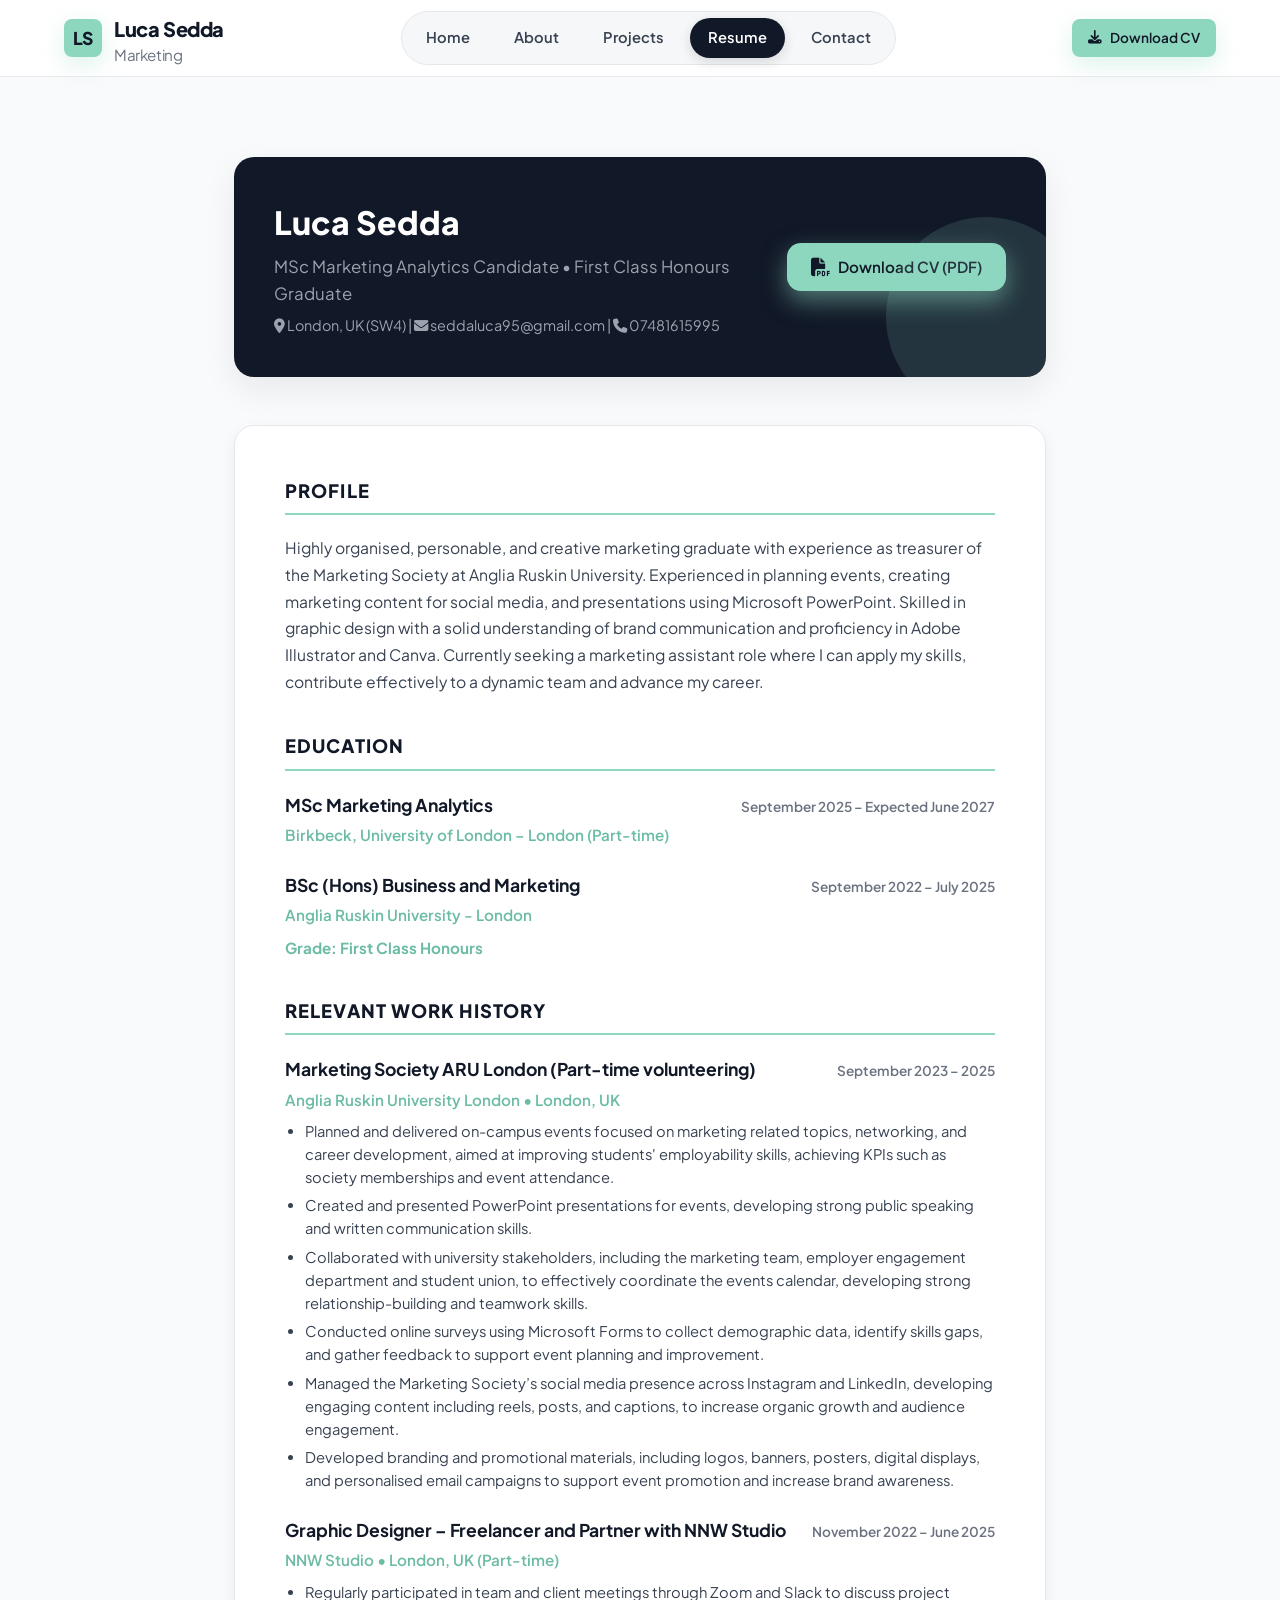
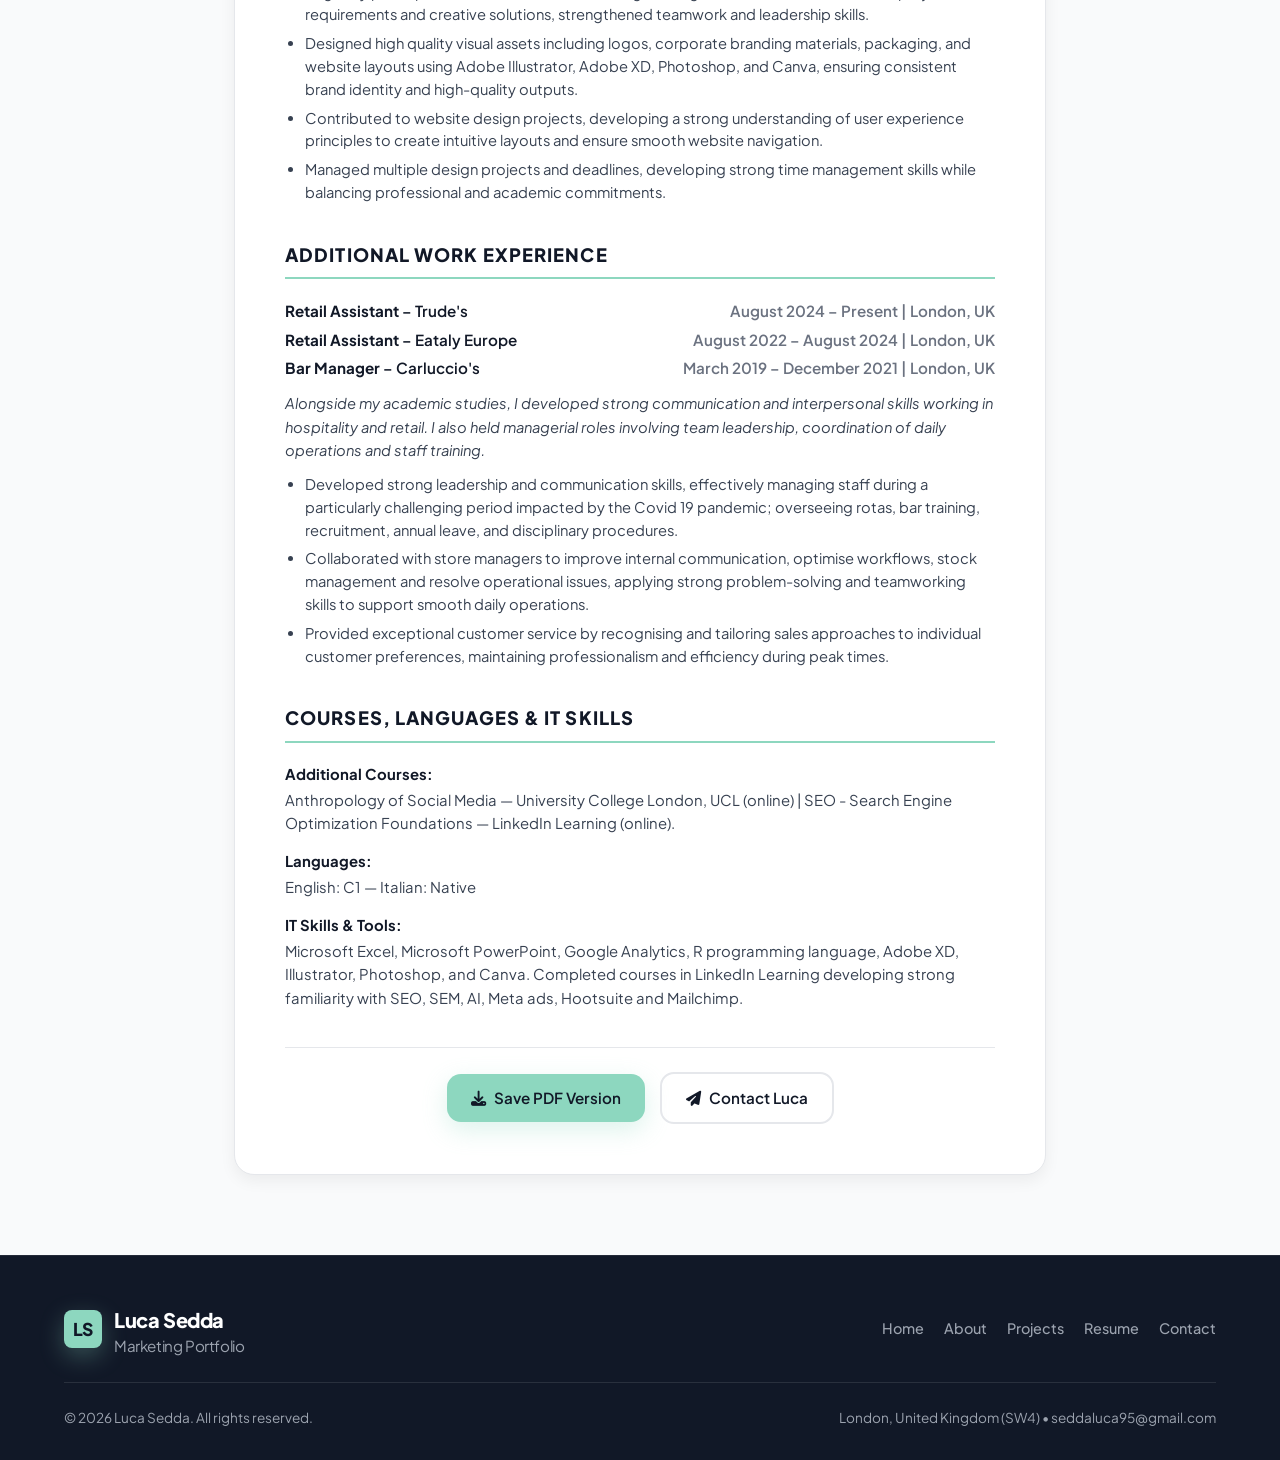
<file: resume.html>
<!DOCTYPE html>
<html lang="en">
<head>
  <meta charset="UTF-8">
  <meta name="viewport" content="width=device-width, initial-scale=1.0">
  <title>Luca Sedda | Marketing Student</title>
  <meta name="google-site-verification" content="google92df7456bd73039b">
  <!-- Google tag (gtag.js) -->
  <script async src="https://www.googletagmanager.com/gtag/js?id=G-ZVYPWKD259"></script>
  <script>
    window.dataLayer = window.dataLayer || [];
    function gtag(){dataLayer.push(arguments);}
    gtag('js', new Date());

    gtag('config', 'G-ZVYPWKD259');
  </script>
  <meta name="description" content="Official Curriculum Vitae of Luca Sedda - Marketing Graduate (First Class Honours) and MSc Marketing Analytics Candidate at Birkbeck.">
  <link rel="stylesheet" href="css/style.css">
  <link rel="stylesheet" href="https://cdnjs.cloudflare.com/ajax/libs/font-awesome/6.4.0/css/all.min.css">
</head>
<body>

  <!-- Sticky Header Navigation -->
  <header class="header">
    <div class="container header-container">
      <a href="index.html" class="logo">
        <div class="logo-badge">LS</div>
        <div class="logo-text">
          Luca Sedda
          <span>Marketing</span>
        </div>
      </a>

      <!-- Desktop Navigation Links -->
      <nav class="nav-desktop">
        <a href="index.html" class="nav-link">Home</a>
        <a href="about.html" class="nav-link">About</a>
        <a href="projects.html" class="nav-link">Projects</a>
        <a href="resume.html" class="nav-link active">Resume</a>
        <a href="contact.html" class="nav-link">Contact</a>
      </nav>

      <!-- Desktop Header CTA -->
      <div class="nav-cta">
        <a href="assets/Luca_Sedda_Marketing_CV.pdf" download class="btn btn-primary btn-sm">
          <i class="fas fa-download"></i> Download CV
        </a>
        <button class="mobile-toggle" aria-label="Toggle navigation">
          <i class="fas fa-bars fa-lg"></i>
        </button>
      </div>
    </div>

    <!-- Mobile Navigation Drawer -->
    <nav class="mobile-nav">
      <a href="index.html" class="nav-link">Home</a>
      <a href="about.html" class="nav-link">About</a>
      <a href="projects.html" class="nav-link">Projects</a>
      <a href="resume.html" class="nav-link active">Resume</a>
      <a href="contact.html" class="nav-link">Contact</a>
      <a href="assets/Luca_Sedda_Marketing_CV.pdf" download class="btn btn-primary btn-sm" style="margin-top: 10px;">
        <i class="fas fa-download"></i> Download CV
      </a>
    </nav>
  </header>

  <!-- Resume Section -->
  <section class="section">
    <div class="container container-narrow">
      
      <!-- Top Download Banner -->
      <div class="resume-banner">
        <div class="resume-header-info">
          <h1>Luca Sedda</h1>
          <p>MSc Marketing Analytics Candidate • First Class Honours Graduate</p>
          <p style="font-size: 0.9rem; color: #9CA3AF; margin-top: 6px;">
            <i class="fas fa-map-marker-alt"></i> London, UK (SW4) | <i class="fas fa-envelope"></i> seddaluca95@gmail.com | <i class="fas fa-phone"></i> 07481615995
          </p>
        </div>
        <a href="assets/Luca_Sedda_Marketing_CV.pdf" download class="btn btn-primary btn-lg" style="box-shadow: 0 10px 24px rgba(141,215,191,0.5);">
          <i class="fas fa-file-pdf fa-lg"></i> Download CV (PDF)
        </a>
      </div>

      <!-- Official Web Resume Paper -->
      <div class="resume-paper">
        
        <!-- Profile / Summary -->
        <div class="resume-section">
          <div class="resume-section-title">Profile</div>
          <p style="font-size: 0.98rem; color: var(--color-gray-dark); line-height: 1.7;">
            Highly organised, personable, and creative marketing graduate with experience as treasurer of the Marketing Society at Anglia Ruskin University. Experienced in planning events, creating marketing content for social media, and presentations using Microsoft PowerPoint. Skilled in graphic design with a solid understanding of brand communication and proficiency in Adobe Illustrator and Canva. Currently seeking a marketing assistant role where I can apply my skills, contribute effectively to a dynamic team and advance my career.
          </p>
        </div>

        <!-- Education Section -->
        <div class="resume-section">
          <div class="resume-section-title">Education</div>

          <div class="resume-job">
            <div class="resume-job-header">
              <span class="resume-job-title">MSc Marketing Analytics</span>
              <span class="resume-job-date">September 2025 – Expected June 2027</span>
            </div>
            <div class="resume-job-company">Birkbeck, University of London – London (Part-time)</div>
          </div>

          <div class="resume-job">
            <div class="resume-job-header">
              <span class="resume-job-title">BSc (Hons) Business and Marketing</span>
              <span class="resume-job-date">September 2022 – July 2025</span>
            </div>
            <div class="resume-job-company">Anglia Ruskin University - London</div>
            <p style="font-weight: 700; color: var(--color-primary-dark); font-size: 0.95rem; margin-top: 2px;">
              Grade: First Class Honours
            </p>
          </div>
        </div>

        <!-- Relevant Work History -->
        <div class="resume-section">
          <div class="resume-section-title">Relevant Work History</div>

          <div class="resume-job">
            <div class="resume-job-header">
              <span class="resume-job-title">Marketing Society ARU London (Part-time volunteering)</span>
              <span class="resume-job-date">September 2023 – 2025</span>
            </div>
            <div class="resume-job-company">Anglia Ruskin University London • London, UK</div>
            <ul class="resume-bullets">
              <li>Planned and delivered on-campus events focused on marketing related topics, networking, and career development, aimed at improving students' employability skills, achieving KPIs such as society memberships and event attendance.</li>
              <li>Created and presented PowerPoint presentations for events, developing strong public speaking and written communication skills.</li>
              <li>Collaborated with university stakeholders, including the marketing team, employer engagement department and student union, to effectively coordinate the events calendar, developing strong relationship-building and teamwork skills.</li>
              <li>Conducted online surveys using Microsoft Forms to collect demographic data, identify skills gaps, and gather feedback to support event planning and improvement.</li>
              <li>Managed the Marketing Society’s social media presence across Instagram and LinkedIn, developing engaging content including reels, posts, and captions, to increase organic growth and audience engagement.</li>
              <li>Developed branding and promotional materials, including logos, banners, posters, digital displays, and personalised email campaigns to support event promotion and increase brand awareness.</li>
            </ul>
          </div>

          <div class="resume-job">
            <div class="resume-job-header">
              <span class="resume-job-title">Graphic Designer – Freelancer and Partner with NNW Studio</span>
              <span class="resume-job-date">November 2022 – June 2025</span>
            </div>
            <div class="resume-job-company">NNW Studio • London, UK (Part-time)</div>
            <ul class="resume-bullets">
              <li>Regularly participated in team and client meetings through Zoom and Slack to discuss project requirements and creative solutions, strengthened teamwork and leadership skills.</li>
              <li>Designed high quality visual assets including logos, corporate branding materials, packaging, and website layouts using Adobe Illustrator, Adobe XD, Photoshop, and Canva, ensuring consistent brand identity and high-quality outputs.</li>
              <li>Contributed to website design projects, developing a strong understanding of user experience principles to create intuitive layouts and ensure smooth website navigation.</li>
              <li>Managed multiple design projects and deadlines, developing strong time management skills while balancing professional and academic commitments.</li>
            </ul>
          </div>
        </div>

        <!-- Additional Work Experience -->
        <div class="resume-section">
          <div class="resume-section-title">Additional Work Experience</div>

          <div style="margin-bottom: 12px; font-size: 0.95rem; font-weight: 600; color: var(--color-dark);">
            <div style="display: flex; justify-content: space-between;">
              <span><strong>Retail Assistant</strong> – Trude's</span>
              <span style="color: var(--color-gray-medium);">August 2024 – Present | London, UK</span>
            </div>
            <div style="display: flex; justify-content: space-between; margin-top: 4px;">
              <span><strong>Retail Assistant</strong> – Eataly Europe</span>
              <span style="color: var(--color-gray-medium);">August 2022 – August 2024 | London, UK</span>
            </div>
            <div style="display: flex; justify-content: space-between; margin-top: 4px;">
              <span><strong>Bar Manager</strong> – Carluccio's</span>
              <span style="color: var(--color-gray-medium);">March 2019 – December 2021 | London, UK</span>
            </div>
          </div>

          <p style="font-size: 0.92rem; color: var(--color-gray-dark); margin-bottom: 10px; font-style: italic;">
            Alongside my academic studies, I developed strong communication and interpersonal skills working in hospitality and retail. I also held managerial roles involving team leadership, coordination of daily operations and staff training.
          </p>

          <ul class="resume-bullets">
            <li>Developed strong leadership and communication skills, effectively managing staff during a particularly challenging period impacted by the Covid 19 pandemic; overseeing rotas, bar training, recruitment, annual leave, and disciplinary procedures.</li>
            <li>Collaborated with store managers to improve internal communication, optimise workflows, stock management and resolve operational issues, applying strong problem-solving and teamworking skills to support smooth daily operations.</li>
            <li>Provided exceptional customer service by recognising and tailoring sales approaches to individual customer preferences, maintaining professionalism and efficiency during peak times.</li>
          </ul>
        </div>

        <!-- Additional Courses, Languages & IT Skills -->
        <div class="resume-section">
          <div class="resume-section-title">Courses, Languages & IT Skills</div>

          <div style="display: flex; flex-direction: column; gap: 14px; font-size: 0.93rem;">
            <div>
              <strong>Additional Courses:</strong>
              <p style="color: var(--color-gray-dark); margin-top: 2px;">
                Anthropology of Social Media — University College London, UCL (online) | SEO - Search Engine Optimization Foundations — LinkedIn Learning (online).
              </p>
            </div>
            <div>
              <strong>Languages:</strong>
              <p style="color: var(--color-gray-dark); margin-top: 2px;">
                English: C1 — Italian: Native
              </p>
            </div>
            <div>
              <strong>IT Skills & Tools:</strong>
              <p style="color: var(--color-gray-dark); margin-top: 2px;">
                Microsoft Excel, Microsoft PowerPoint, Google Analytics, R programming language, Adobe XD, Illustrator, Photoshop, and Canva. Completed courses in LinkedIn Learning developing strong familiarity with SEO, SEM, AI, Meta ads, Hootsuite and Mailchimp.
              </p>
            </div>
          </div>
        </div>

        <!-- Action Buttons -->
        <div style="text-align: center; margin-top: 36px; padding-top: 24px; border-top: 1px solid var(--color-border);">
          <a href="assets/Luca_Sedda_Marketing_CV.pdf" download class="btn btn-primary" style="margin-right: 12px;">
            <i class="fas fa-download"></i> Save PDF Version
          </a>
          <a href="contact.html" class="btn btn-outline">
            <i class="fas fa-paper-plane"></i> Contact Luca
          </a>
        </div>

      </div>
    </div>
  </section>

  <!-- Footer -->
  <footer class="footer">
    <div class="container">
      <div class="footer-container">
        <div class="logo">
          <div class="logo-badge">LS</div>
          <div class="logo-text" style="color: white;">
            Luca Sedda
            <span style="color: #9CA3AF;">Marketing Portfolio</span>
          </div>
        </div>

        <nav class="footer-nav">
          <a href="index.html">Home</a>
          <a href="about.html">About</a>
          <a href="projects.html">Projects</a>
          <a href="resume.html">Resume</a>
          <a href="contact.html">Contact</a>
        </nav>
      </div>

      <div class="footer-bottom">
        <p>&copy; 2026 Luca Sedda. All rights reserved.</p>
        <p>London, United Kingdom (SW4) • seddaluca95@gmail.com</p>
      </div>
    </div>
  </footer>

  <script src="js/main.js"></script>
</body>
</html>
</file>
<file: css/style.css>
/* ==========================================
   Luca Sedda - Marketing & Design Portfolio
   Design System & CSS Styles
   Brand Color: #8DD7BF
   ========================================== */

@import url('https://fonts.googleapis.com/css2?family=Plus+Jakarta+Sans:ital,wght@0,300;0,400;0,500;0,600;0,700;0,800;1,400&family=Pinyon+Script&display=swap');

:root {
  /* Brand Palette */
  --color-primary: #8DD7BF;
  --color-primary-dark: #6CBCA5;
  --color-primary-light: #E6F7F2;
  --color-primary-glow: rgba(141, 215, 191, 0.25);
  
  /* Neutral Palette */
  --color-dark: #111827;
  --color-dark-muted: #1F2937;
  --color-gray-dark: #374151;
  --color-gray-medium: #6B7280;
  --color-gray-light: #9CA3AF;
  --color-bg-light: #F9FAFB;
  --color-bg-card: #FFFFFF;
  --color-border: #E5E7EB;
  --color-white: #FFFFFF;
  
  /* Fonts */
  --font-sans: 'Plus Jakarta Sans', -apple-system, BlinkMacSystemFont, sans-serif;
  --font-quote: 'Pinyon Script', cursive, Georgia, serif;
  
  /* Shadows & Radius */
  --radius-sm: 8px;
  --radius-md: 14px;
  --radius-lg: 20px;
  --radius-full: 9999px;
  
  --shadow-sm: 0 2px 4px rgba(0, 0, 0, 0.04);
  --shadow-md: 0 6px 16px rgba(0, 0, 0, 0.06);
  --shadow-lg: 0 12px 32px rgba(17, 24, 39, 0.08);
  --shadow-mint: 0 8px 24px rgba(141, 215, 191, 0.3);
  
  --transition: all 0.25s cubic-bezier(0.16, 1, 0.3, 1);
}

/* Reset & Base */
*, *::before, *::after {
  box-sizing: border-box;
  margin: 0;
  padding: 0;
}

html {
  scroll-behavior: smooth;
  font-size: 16px;
}

body {
  font-family: var(--font-sans);
  background-color: var(--color-bg-light);
  color: var(--color-dark);
  line-height: 1.6;
  -webkit-font-smoothing: antialiased;
  display: flex;
  flex-direction: column;
  min-height: 100vh;
}

a {
  color: inherit;
  text-decoration: none;
}

img {
  max-width: 100%;
  height: auto;
  display: block;
}

ul {
  list-style: none;
}

button, input, textarea, select {
  font-family: inherit;
}

/* Container */
.container {
  width: 100%;
  max-width: 1200px;
  margin: 0 auto;
  padding: 0 24px;
}

.container-narrow {
  max-width: 860px;
}

/* Header & Sticky Navigation */
.header {
  position: sticky;
  top: 0;
  z-index: 1000;
  background: rgba(255, 255, 255, 0.88);
  backdrop-filter: blur(16px);
  -webkit-backdrop-filter: blur(16px);
  border-bottom: 1px solid rgba(229, 231, 235, 0.8);
  transition: var(--transition);
}

.header-container {
  display: flex;
  align-items: center;
  justify-content: space-between;
  height: 76px;
}

.logo {
  display: flex;
  align-items: center;
  gap: 12px;
  font-weight: 800;
  font-size: 1.25rem;
  letter-spacing: -0.02em;
  color: var(--color-dark);
}

.logo-badge {
  width: 38px;
  height: 38px;
  background-color: var(--color-primary);
  color: var(--color-dark);
  border-radius: var(--radius-sm);
  display: flex;
  align-items: center;
  justify-content: center;
  font-weight: 800;
  font-size: 1.1rem;
  box-shadow: var(--shadow-mint);
}

.logo-text span {
  color: var(--color-gray-medium);
  font-weight: 400;
  font-size: 0.95rem;
  display: block;
  line-height: 1;
  margin-top: 2px;
}

.nav-desktop {
  display: flex;
  align-items: center;
  gap: 8px;
  background-color: rgba(243, 244, 246, 0.7);
  padding: 6px;
  border-radius: var(--radius-full);
  border: 1px solid var(--color-border);
}

.nav-link {
  padding: 8px 18px;
  font-size: 0.92rem;
  font-weight: 600;
  color: var(--color-gray-dark);
  border-radius: var(--radius-full);
  transition: var(--transition);
}

.nav-link:hover {
  color: var(--color-dark);
  background-color: rgba(255, 255, 255, 0.6);
}

.nav-link.active {
  background-color: var(--color-dark);
  color: var(--color-white);
  box-shadow: 0 4px 12px rgba(17, 24, 39, 0.15);
}

.nav-cta {
  display: flex;
  align-items: center;
  gap: 12px;
}

/* Mobile Hamburger Toggle */
.mobile-toggle {
  display: none;
  background: none;
  border: none;
  cursor: pointer;
  padding: 8px;
  color: var(--color-dark);
}

.mobile-nav {
  display: none;
  position: fixed;
  top: 76px;
  left: 0;
  width: 100%;
  background: white;
  border-bottom: 1px solid var(--color-border);
  padding: 20px 24px;
  box-shadow: var(--shadow-lg);
  flex-direction: column;
  gap: 12px;
  z-index: 999;
}

.mobile-nav.open {
  display: flex;
}

.mobile-nav .nav-link {
  padding: 12px 16px;
  width: 100%;
  text-align: left;
  border-radius: var(--radius-sm);
}

/* Buttons & Badges */
.btn {
  display: inline-flex;
  align-items: center;
  justify-content: center;
  gap: 8px;
  padding: 12px 24px;
  font-weight: 600;
  font-size: 0.95rem;
  border-radius: var(--radius-md);
  transition: var(--transition);
  cursor: pointer;
  border: none;
  outline: none;
  white-space: nowrap;
}

.btn-primary {
  background-color: var(--color-primary);
  color: var(--color-dark);
  box-shadow: var(--shadow-mint);
}

.btn-primary:hover {
  background-color: var(--color-primary-dark);
  transform: translateY(-2px);
  box-shadow: 0 10px 24px rgba(108, 188, 165, 0.4);
}

.btn-dark {
  background-color: var(--color-dark);
  color: var(--color-white);
}

.btn-dark:hover {
  background-color: var(--color-dark-muted);
  transform: translateY(-2px);
  box-shadow: 0 10px 24px rgba(17, 24, 39, 0.2);
}

.btn-outline {
  background-color: transparent;
  color: var(--color-dark);
  border: 2px solid var(--color-border);
}

.btn-outline:hover {
  border-color: var(--color-dark);
  background-color: rgba(17, 24, 39, 0.03);
}

.btn-sm {
  padding: 8px 16px;
  font-size: 0.85rem;
  border-radius: var(--radius-sm);
}

.badge {
  display: inline-flex;
  align-items: center;
  gap: 6px;
  padding: 6px 14px;
  background-color: var(--color-primary-light);
  color: #1A5E49;
  font-weight: 700;
  font-size: 0.8rem;
  letter-spacing: 0.03em;
  text-transform: uppercase;
  border-radius: var(--radius-full);
  border: 1px solid rgba(141, 215, 191, 0.4);
}

.badge-dark {
  background-color: var(--color-dark);
  color: var(--color-white);
  border: none;
}

/* Sections */
.section {
  padding: 80px 0;
}

.section-hero {
  padding: 70px 0 90px 0;
  background: radial-gradient(circle at 80% 20%, rgba(141, 215, 191, 0.15) 0%, rgba(249, 250, 251, 0) 60%);
}

.section-header {
  margin-bottom: 48px;
}

.section-header.text-center {
  text-align: center;
}

.section-title {
  font-size: 2.25rem;
  font-weight: 800;
  letter-spacing: -0.03em;
  color: var(--color-dark);
  line-height: 1.2;
}

.section-subtitle {
  margin-top: 12px;
  font-size: 1.1rem;
  color: var(--color-gray-medium);
  max-width: 680px;
}

/* Hero Component */
.hero-grid {
  display: grid;
  grid-template-columns: 1.25fr 0.85fr;
  gap: 48px;
  align-items: center;
}

.hero-tag {
  margin-bottom: 20px;
}

.hero-title {
  font-size: 3.2rem;
  font-weight: 800;
  line-height: 1.1;
  letter-spacing: -0.035em;
  color: var(--color-dark);
  margin-bottom: 20px;
}

.hero-title span.highlight {
  position: relative;
  display: inline-block;
  z-index: 1;
}

.hero-title span.highlight::after {
  content: '';
  position: absolute;
  bottom: 8px;
  left: -4px;
  right: -4px;
  height: 14px;
  background-color: var(--color-primary);
  opacity: 0.7;
  z-index: -1;
  border-radius: 4px;
}

.hero-lead {
  font-size: 1.15rem;
  color: var(--color-gray-dark);
  margin-bottom: 28px;
  line-height: 1.6;
}

.hero-actions {
  display: flex;
  flex-wrap: wrap;
  gap: 16px;
  margin-bottom: 32px;
}

/* Headshot Container with Upload Capability */
.headshot-wrapper {
  position: relative;
}

.headshot-card {
  position: relative;
  background: white;
  padding: 16px;
  border-radius: var(--radius-lg);
  box-shadow: var(--shadow-lg);
  border: 1px solid var(--color-border);
}

.headshot-card::before {
  content: '';
  position: absolute;
  top: -10px;
  right: -10px;
  width: 90px;
  height: 90px;
  background: var(--color-primary);
  border-radius: var(--radius-md);
  z-index: 0;
  opacity: 0.8;
}

.headshot-card::after {
  content: '';
  position: absolute;
  bottom: -12px;
  left: -12px;
  width: 100%;
  height: 100%;
  border: 2px dashed var(--color-primary-dark);
  border-radius: var(--radius-lg);
  z-index: -1;
}

.headshot-img-container {
  position: relative;
  z-index: 1;
  width: 100%;
  aspect-ratio: 4/4.8;
  border-radius: var(--radius-md);
  overflow: hidden;
  background: #EBF7F3;
  display: flex;
  flex-direction: column;
  align-items: center;
  justify-content: center;
  border: 2px solid var(--color-border);
}

.headshot-img-container img {
  width: 100%;
  height: 100%;
  object-fit: cover;
}

.upload-overlay {
  position: absolute;
  bottom: 12px;
  right: 12px;
  z-index: 10;
  background: var(--color-dark);
  color: var(--color-white);
  padding: 6px 12px;
  border-radius: var(--radius-full);
  font-size: 0.75rem;
  font-weight: 600;
  cursor: pointer;
  display: flex;
  align-items: center;
  gap: 6px;
  box-shadow: var(--shadow-md);
  transition: var(--transition);
  opacity: 0.9;
}

.upload-overlay:hover {
  opacity: 1;
  transform: scale(1.04);
  background: var(--color-primary);
  color: var(--color-dark);
}

.file-input-hidden {
  display: none;
}

/* Positioning Statement Component */
.positioning-box {
  background: var(--color-white);
  border-radius: var(--radius-lg);
  padding: 36px;
  border: 1px solid var(--color-border);
  box-shadow: var(--shadow-md);
  position: relative;
  overflow: hidden;
  margin-top: 40px;
}

.positioning-box::before {
  content: '';
  position: absolute;
  top: 0;
  left: 0;
  width: 6px;
  height: 100%;
  background: var(--color-primary);
}

.positioning-title {
  font-size: 1.1rem;
  font-weight: 700;
  text-transform: uppercase;
  letter-spacing: 0.05em;
  color: var(--color-primary-dark);
  margin-bottom: 12px;
  display: flex;
  align-items: center;
  gap: 8px;
}

.positioning-text {
  font-size: 1.05rem;
  color: var(--color-dark);
  line-height: 1.7;
}

/* Stats Highlights Strip */
.stats-strip {
  display: grid;
  grid-template-columns: repeat(4, 1fr);
  gap: 20px;
  background: var(--color-dark);
  color: var(--color-white);
  border-radius: var(--radius-lg);
  padding: 32px 40px;
  box-shadow: var(--shadow-lg);
  margin-top: 40px;
}

.stat-item {
  display: flex;
  flex-direction: column;
}

.stat-value {
  font-size: 1.8rem;
  font-weight: 800;
  color: var(--color-primary);
  line-height: 1.1;
}

.stat-label {
  font-size: 0.85rem;
  color: var(--color-gray-light);
  margin-top: 6px;
  font-weight: 500;
}

/* Project Cards & Grids */
.filter-bar {
  display: flex;
  align-items: center;
  justify-content: center;
  gap: 12px;
  margin-bottom: 40px;
  flex-wrap: wrap;
}

.filter-btn {
  padding: 10px 22px;
  border-radius: var(--radius-full);
  background: white;
  border: 1px solid var(--color-border);
  color: var(--color-gray-dark);
  font-weight: 600;
  font-size: 0.9rem;
  cursor: pointer;
  transition: var(--transition);
}

.filter-btn:hover {
  border-color: var(--color-dark);
  color: var(--color-dark);
}

.filter-btn.active {
  background: var(--color-dark);
  color: var(--color-white);
  border-color: var(--color-dark);
  box-shadow: var(--shadow-md);
}

.projects-grid {
  display: grid;
  grid-template-columns: repeat(1, 1fr);
  gap: 40px;
}

.project-card {
  background: var(--color-white);
  border-radius: var(--radius-lg);
  border: 1px solid var(--color-border);
  overflow: hidden;
  box-shadow: var(--shadow-md);
  transition: var(--transition);
  display: grid;
  grid-template-columns: 1fr 1.1fr;
}

.project-card:hover {
  transform: translateY(-4px);
  box-shadow: var(--shadow-lg);
  border-color: rgba(141, 215, 191, 0.6);
}

.project-card.coursework-card {
  grid-template-columns: 0.9fr 1.1fr;
}

.project-media {
  background: #F3F4F6;
  position: relative;
  display: flex;
  flex-direction: column;
  align-items: center;
  justify-content: center;
  min-height: 320px;
  border-right: 1px solid var(--color-border);
  overflow: hidden;
}

.project-gallery-grid {
  display: grid;
  grid-template-columns: 1fr 1fr;
  grid-template-rows: 1fr 1fr;
  gap: 8px;
  padding: 16px;
  width: 100%;
  height: 100%;
}

.gallery-item {
  position: relative;
  border-radius: var(--radius-sm);
  overflow: hidden;
  background: #E5E7EB;
  border: 1px solid rgba(0,0,0,0.05);
}

.gallery-item img {
  width: 100%;
  height: 100%;
  object-fit: cover;
  transition: var(--transition);
}

.gallery-item:hover img {
  transform: scale(1.05);
}

.project-content {
  padding: 36px;
  display: flex;
  flex-direction: column;
  justify-content: space-between;
}

.project-header-meta {
  display: flex;
  align-items: center;
  justify-content: space-between;
  margin-bottom: 12px;
}

.project-category {
  font-size: 0.8rem;
  font-weight: 700;
  text-transform: uppercase;
  letter-spacing: 0.05em;
  color: var(--color-primary-dark);
}

.project-year {
  font-size: 0.85rem;
  color: var(--color-gray-medium);
  font-weight: 500;
}

.project-title {
  font-size: 1.5rem;
  font-weight: 800;
  color: var(--color-dark);
  margin-bottom: 14px;
  line-height: 1.25;
}

.project-desc {
  font-size: 0.96rem;
  color: var(--color-gray-dark);
  line-height: 1.65;
  margin-bottom: 20px;
}

.project-section-subtitle {
  font-size: 0.9rem;
  font-weight: 700;
  color: var(--color-dark);
  text-transform: uppercase;
  letter-spacing: 0.04em;
  margin: 16px 0 6px 0;
}

/* Farm Fetch Special Handwriting Quote Styling */
.farm-fetch-quote-box {
  background: #F4FAF7;
  border-left: 4px solid var(--color-primary);
  padding: 24px 28px;
  border-radius: 0 var(--radius-md) var(--radius-md) 0;
  margin: 20px 0;
}

.farm-fetch-quote {
  font-family: var(--font-quote);
  font-size: 2.1rem;
  line-height: 1.25;
  color: #164E3D;
  font-weight: 400;
}

.farm-fetch-explanation {
  font-family: var(--font-sans);
  font-size: 0.95rem;
  color: var(--color-gray-dark);
  line-height: 1.6;
  margin-top: 14px;
}

.project-tags {
  display: flex;
  flex-wrap: wrap;
  gap: 8px;
  margin-top: 20px;
}

.tag {
  padding: 4px 12px;
  background: #F3F4F6;
  border: 1px solid var(--color-border);
  border-radius: var(--radius-full);
  font-size: 0.78rem;
  font-weight: 600;
  color: var(--color-gray-dark);
}

.project-actions {
  margin-top: 24px;
  padding-top: 20px;
  border-top: 1px solid var(--color-border);
  display: flex;
  align-items: center;
  gap: 12px;
}

/* Coursework Highlights Grid */
.coursework-highlights {
  display: grid;
  grid-template-columns: repeat(2, 1fr);
  gap: 12px;
  margin: 16px 0;
  background: var(--color-bg-light);
  padding: 16px;
  border-radius: var(--radius-md);
  border: 1px solid var(--color-border);
}

.cw-stat-title {
  font-size: 0.75rem;
  text-transform: uppercase;
  font-weight: 700;
  color: var(--color-gray-medium);
}

.cw-stat-desc {
  font-size: 0.88rem;
  font-weight: 600;
  color: var(--color-dark);
  margin-top: 2px;
}

/* About Page Components */
.about-grid {
  display: grid;
  grid-template-columns: 0.8fr 1.2fr;
  gap: 50px;
  align-items: start;
}

.about-bio-text {
  font-size: 1.05rem;
  color: var(--color-gray-dark);
  line-height: 1.75;
  margin-bottom: 20px;
}

.skills-grid {
  display: grid;
  grid-template-columns: repeat(2, 1fr);
  gap: 24px;
  margin-top: 36px;
}

.skill-card {
  background: white;
  padding: 24px;
  border-radius: var(--radius-md);
  border: 1px solid var(--color-border);
  box-shadow: var(--shadow-sm);
}

.skill-icon {
  width: 44px;
  height: 44px;
  border-radius: var(--radius-sm);
  background: var(--color-primary-light);
  color: #1A5E49;
  display: flex;
  align-items: center;
  justify-content: center;
  font-size: 1.2rem;
  margin-bottom: 14px;
}

.skill-title {
  font-size: 1.1rem;
  font-weight: 700;
  color: var(--color-dark);
  margin-bottom: 8px;
}

.skill-desc {
  font-size: 0.88rem;
  color: var(--color-gray-medium);
  line-height: 1.5;
}

/* Education Timeline */
.timeline {
  position: relative;
  margin-top: 36px;
  padding-left: 28px;
}

.timeline::before {
  content: '';
  position: absolute;
  top: 0;
  left: 8px;
  width: 2px;
  height: 100%;
  background: var(--color-border);
}

.timeline-item {
  position: relative;
  margin-bottom: 32px;
}

.timeline-item::before {
  content: '';
  position: absolute;
  top: 6px;
  left: -28px;
  width: 14px;
  height: 14px;
  border-radius: 50%;
  background: var(--color-primary);
  border: 3px solid white;
  box-shadow: 0 0 0 2px var(--color-primary-dark);
}

.timeline-date {
  font-size: 0.82rem;
  font-weight: 700;
  color: var(--color-primary-dark);
  text-transform: uppercase;
  margin-bottom: 4px;
}

.timeline-title {
  font-size: 1.15rem;
  font-weight: 800;
  color: var(--color-dark);
}

.timeline-sub {
  font-size: 0.95rem;
  font-weight: 600;
  color: var(--color-gray-dark);
  margin-bottom: 8px;
}

.timeline-desc {
  font-size: 0.9rem;
  color: var(--color-gray-medium);
}

/* Resume Page Components */
.resume-banner {
  background: var(--color-dark);
  color: white;
  border-radius: var(--radius-lg);
  padding: 40px;
  display: flex;
  align-items: center;
  justify-content: space-between;
  margin-bottom: 48px;
  box-shadow: var(--shadow-lg);
  position: relative;
  overflow: hidden;
}

.resume-banner::after {
  content: '';
  position: absolute;
  right: -40px;
  bottom: -40px;
  width: 200px;
  height: 200px;
  background: var(--color-primary);
  opacity: 0.15;
  border-radius: 50%;
}

.resume-header-info h1 {
  font-size: 2rem;
  font-weight: 800;
}

.resume-header-info p {
  color: var(--color-gray-light);
  margin-top: 6px;
  font-size: 1.05rem;
}

.resume-paper {
  background: white;
  border-radius: var(--radius-lg);
  border: 1px solid var(--color-border);
  padding: 50px;
  box-shadow: var(--shadow-md);
}

.resume-section {
  margin-bottom: 36px;
}

.resume-section-title {
  font-size: 1.15rem;
  font-weight: 800;
  text-transform: uppercase;
  letter-spacing: 0.06em;
  color: var(--color-dark);
  padding-bottom: 8px;
  border-bottom: 2px solid var(--color-primary);
  margin-bottom: 20px;
}

.resume-job {
  margin-bottom: 24px;
}

.resume-job-header {
  display: flex;
  justify-content: space-between;
  align-items: baseline;
  margin-bottom: 4px;
}

.resume-job-title {
  font-size: 1.1rem;
  font-weight: 700;
  color: var(--color-dark);
}

.resume-job-date {
  font-size: 0.85rem;
  font-weight: 600;
  color: var(--color-gray-medium);
}

.resume-job-company {
  font-size: 0.95rem;
  font-weight: 600;
  color: var(--color-primary-dark);
  margin-bottom: 8px;
}

.resume-bullets {
  list-style: disc;
  padding-left: 20px;
}

.resume-bullets li {
  font-size: 0.92rem;
  color: var(--color-gray-dark);
  margin-bottom: 6px;
  line-height: 1.55;
}

/* Contact Page Components */
.contact-grid {
  display: grid;
  grid-template-columns: 0.9fr 1.1fr;
  gap: 48px;
}

.contact-card {
  background: white;
  padding: 36px;
  border-radius: var(--radius-lg);
  border: 1px solid var(--color-border);
  box-shadow: var(--shadow-md);
}

.contact-info-list {
  display: flex;
  flex-direction: column;
  gap: 24px;
  margin-top: 28px;
}

.contact-info-item {
  display: flex;
  align-items: center;
  gap: 16px;
}

.contact-icon {
  width: 48px;
  height: 48px;
  border-radius: var(--radius-md);
  background: var(--color-primary-light);
  color: #1A5E49;
  display: flex;
  align-items: center;
  justify-content: center;
  font-size: 1.25rem;
  flex-shrink: 0;
}

.contact-detail-title {
  font-size: 0.8rem;
  text-transform: uppercase;
  font-weight: 700;
  color: var(--color-gray-medium);
  letter-spacing: 0.04em;
}

.contact-detail-value {
  font-size: 1.05rem;
  font-weight: 700;
  color: var(--color-dark);
  margin-top: 2px;
}

.contact-detail-value a {
  transition: var(--transition);
}

.contact-detail-value a:hover {
  color: var(--color-primary-dark);
  text-decoration: underline;
}

.form-group {
  margin-bottom: 20px;
}

.form-label {
  display: block;
  font-size: 0.88rem;
  font-weight: 600;
  color: var(--color-dark);
  margin-bottom: 6px;
}

.form-control {
  width: 100%;
  padding: 12px 16px;
  border-radius: var(--radius-md);
  border: 1px solid var(--color-border);
  background: var(--color-bg-light);
  font-size: 0.95rem;
  color: var(--color-dark);
  transition: var(--transition);
}

.form-control:focus {
  outline: none;
  border-color: var(--color-primary-dark);
  background: white;
  box-shadow: 0 0 0 3px var(--color-primary-glow);
}

textarea.form-control {
  resize: vertical;
  min-height: 130px;
}

/* Footer */
.footer {
  margin-top: auto;
  background: var(--color-dark);
  color: var(--color-white);
  padding: 48px 0 32px 0;
  border-top: 1px solid rgba(255, 255, 255, 0.08);
}

.footer-container {
  display: flex;
  align-items: center;
  justify-content: space-between;
  flex-wrap: wrap;
  gap: 20px;
  padding-bottom: 28px;
  border-bottom: 1px solid rgba(255, 255, 255, 0.1);
}

.footer-nav {
  display: flex;
  gap: 20px;
}

.footer-nav a {
  color: var(--color-gray-light);
  font-size: 0.9rem;
  font-weight: 500;
  transition: var(--transition);
}

.footer-nav a:hover {
  color: var(--color-primary);
}

.footer-bottom {
  display: flex;
  align-items: center;
  justify-content: space-between;
  margin-top: 24px;
  font-size: 0.85rem;
  color: var(--color-gray-light);
}

/* Toast Notifications */
.toast-container {
  position: fixed;
  bottom: 24px;
  right: 24px;
  z-index: 2000;
}

.toast {
  background: var(--color-dark);
  color: white;
  padding: 14px 22px;
  border-radius: var(--radius-md);
  box-shadow: var(--shadow-lg);
  display: flex;
  align-items: center;
  gap: 12px;
  font-size: 0.9rem;
  font-weight: 600;
  border-left: 4px solid var(--color-primary);
  animation: slideUp 0.3s ease-out forwards;
}

@keyframes slideUp {
  from {
    transform: translateY(20px);
    opacity: 0;
  }
  to {
    transform: translateY(0);
    opacity: 1;
  }
}

/* Image Upload Modal Helper */
.modal-backdrop {
  position: fixed;
  top: 0;
  left: 0;
  width: 100vw;
  height: 100vh;
  background: rgba(17, 24, 39, 0.6);
  backdrop-filter: blur(4px);
  z-index: 3000;
  display: flex;
  align-items: center;
  justify-content: center;
  padding: 20px;
  opacity: 0;
  pointer-events: none;
  transition: var(--transition);
}

.modal-backdrop.open {
  opacity: 1;
  pointer-events: auto;
}

.modal-card {
  background: white;
  border-radius: var(--radius-lg);
  max-width: 480px;
  width: 100%;
  padding: 32px;
  box-shadow: var(--shadow-lg);
  border: 1px solid var(--color-border);
}

.modal-header {
  display: flex;
  align-items: center;
  justify-content: space-between;
  margin-bottom: 16px;
}

.modal-title {
  font-size: 1.25rem;
  font-weight: 800;
  color: var(--color-dark);
}

.modal-close {
  background: none;
  border: none;
  font-size: 1.5rem;
  cursor: pointer;
  color: var(--color-gray-medium);
}

/* Responsive Media Queries */
@media (max-width: 1024px) {
  .hero-grid, .about-grid, .contact-grid {
    grid-template-columns: 1fr;
    gap: 40px;
  }
  
  .project-card, .project-card.coursework-card {
    grid-template-columns: 1fr;
  }
  
  .project-media {
    min-height: 240px;
    border-right: none;
    border-bottom: 1px solid var(--color-border);
  }
  
  .stats-strip {
    grid-template-columns: repeat(2, 1fr);
    gap: 24px;
  }
}

@media (max-width: 768px) {
  .nav-desktop {
    display: none;
  }
  
  .mobile-toggle {
    display: block;
  }
  
  .hero-title {
    font-size: 2.3rem;
  }
  
  .skills-grid {
    grid-template-columns: 1fr;
  }
  
  .stats-strip {
    grid-template-columns: 1fr;
    padding: 24px;
  }
  
  .resume-banner {
    flex-direction: column;
    align-items: flex-start;
    gap: 20px;
  }
  
  .resume-paper {
    padding: 24px;
  }
}
</file>
